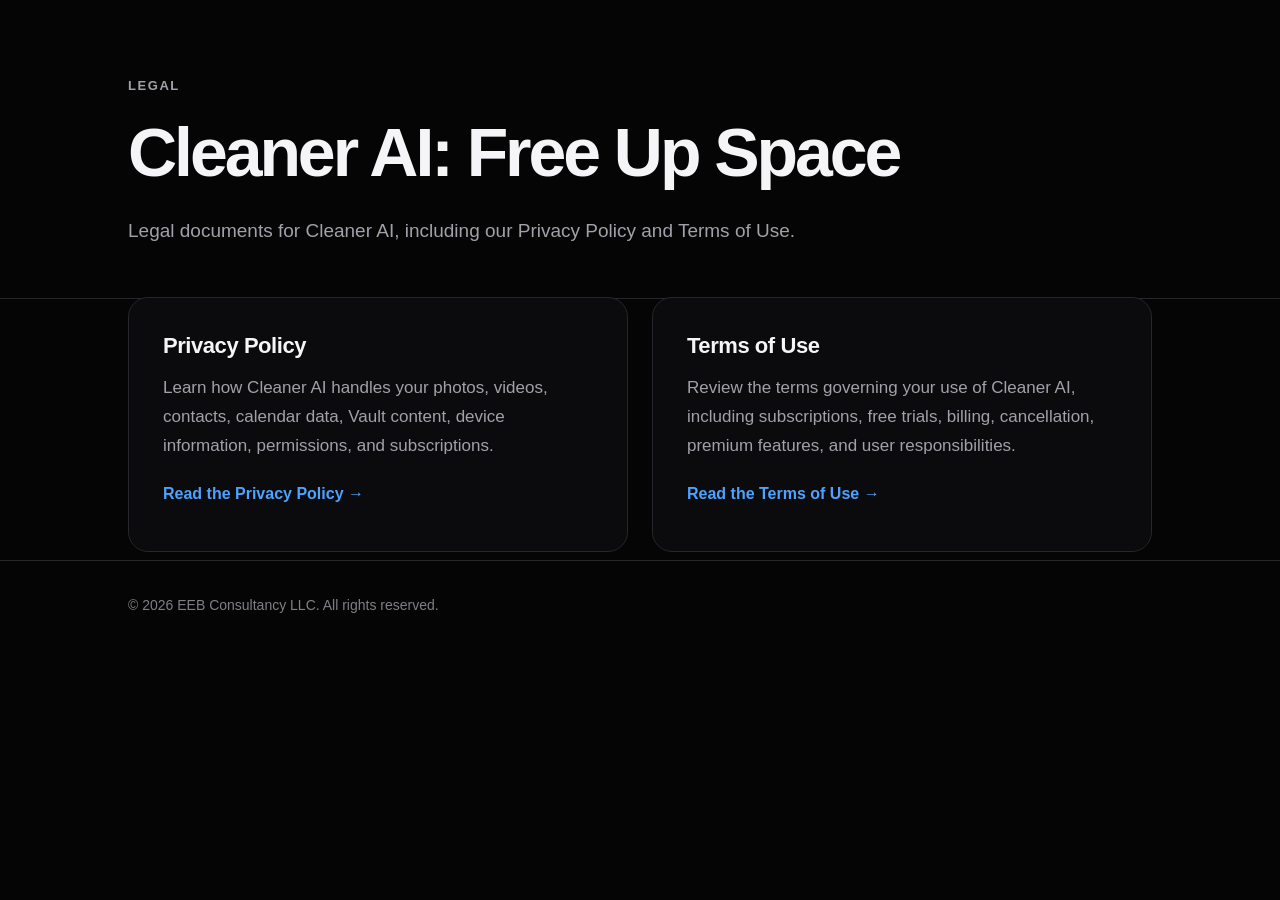
<file: index.html>
<!doctype html>
<html lang="en">
<head>
  <meta charset="utf-8">
  <meta name="viewport" content="width=device-width, initial-scale=1">
  <title>Cleaner AI: Free Up Space — Legal</title>
  <meta
    name="description"
    content="Privacy Policy and Terms of Use for Cleaner AI: Free Up Space."
  >
  <link rel="stylesheet" href="styles.css">
</head>

<body>

  <header class="hero">
    <div class="container">
      <p class="eyebrow">Legal</p>

      <h1>Cleaner AI: Free Up Space</h1>

      <p class="hero-copy">
        Legal documents for Cleaner AI, including our Privacy Policy
        and Terms of Use.
      </p>
    </div>
  </header>


  <main class="cards-section">
    <div class="container">

      <div class="cards">

        <a class="card" href="privacy.html">
          <h2>Privacy Policy</h2>

          <p>
            Learn how Cleaner AI handles your photos, videos, contacts,
            calendar data, Vault content, device information,
            permissions, and subscriptions.
          </p>

          <span class="card-link">
            Read the Privacy Policy →
          </span>
        </a>


        <a class="card" href="terms.html">
          <h2>Terms of Use</h2>

          <p>
            Review the terms governing your use of Cleaner AI,
            including subscriptions, free trials, billing,
            cancellation, premium features, and user responsibilities.
          </p>

          <span class="card-link">
            Read the Terms of Use →
          </span>
        </a>

      </div>

    </div>
  </main>


  <footer class="footer">
    <div class="container">
      <p>© 2026 EEB Consultancy LLC. All rights reserved.</p>
    </div>
  </footer>

</body>
</html>
</file>
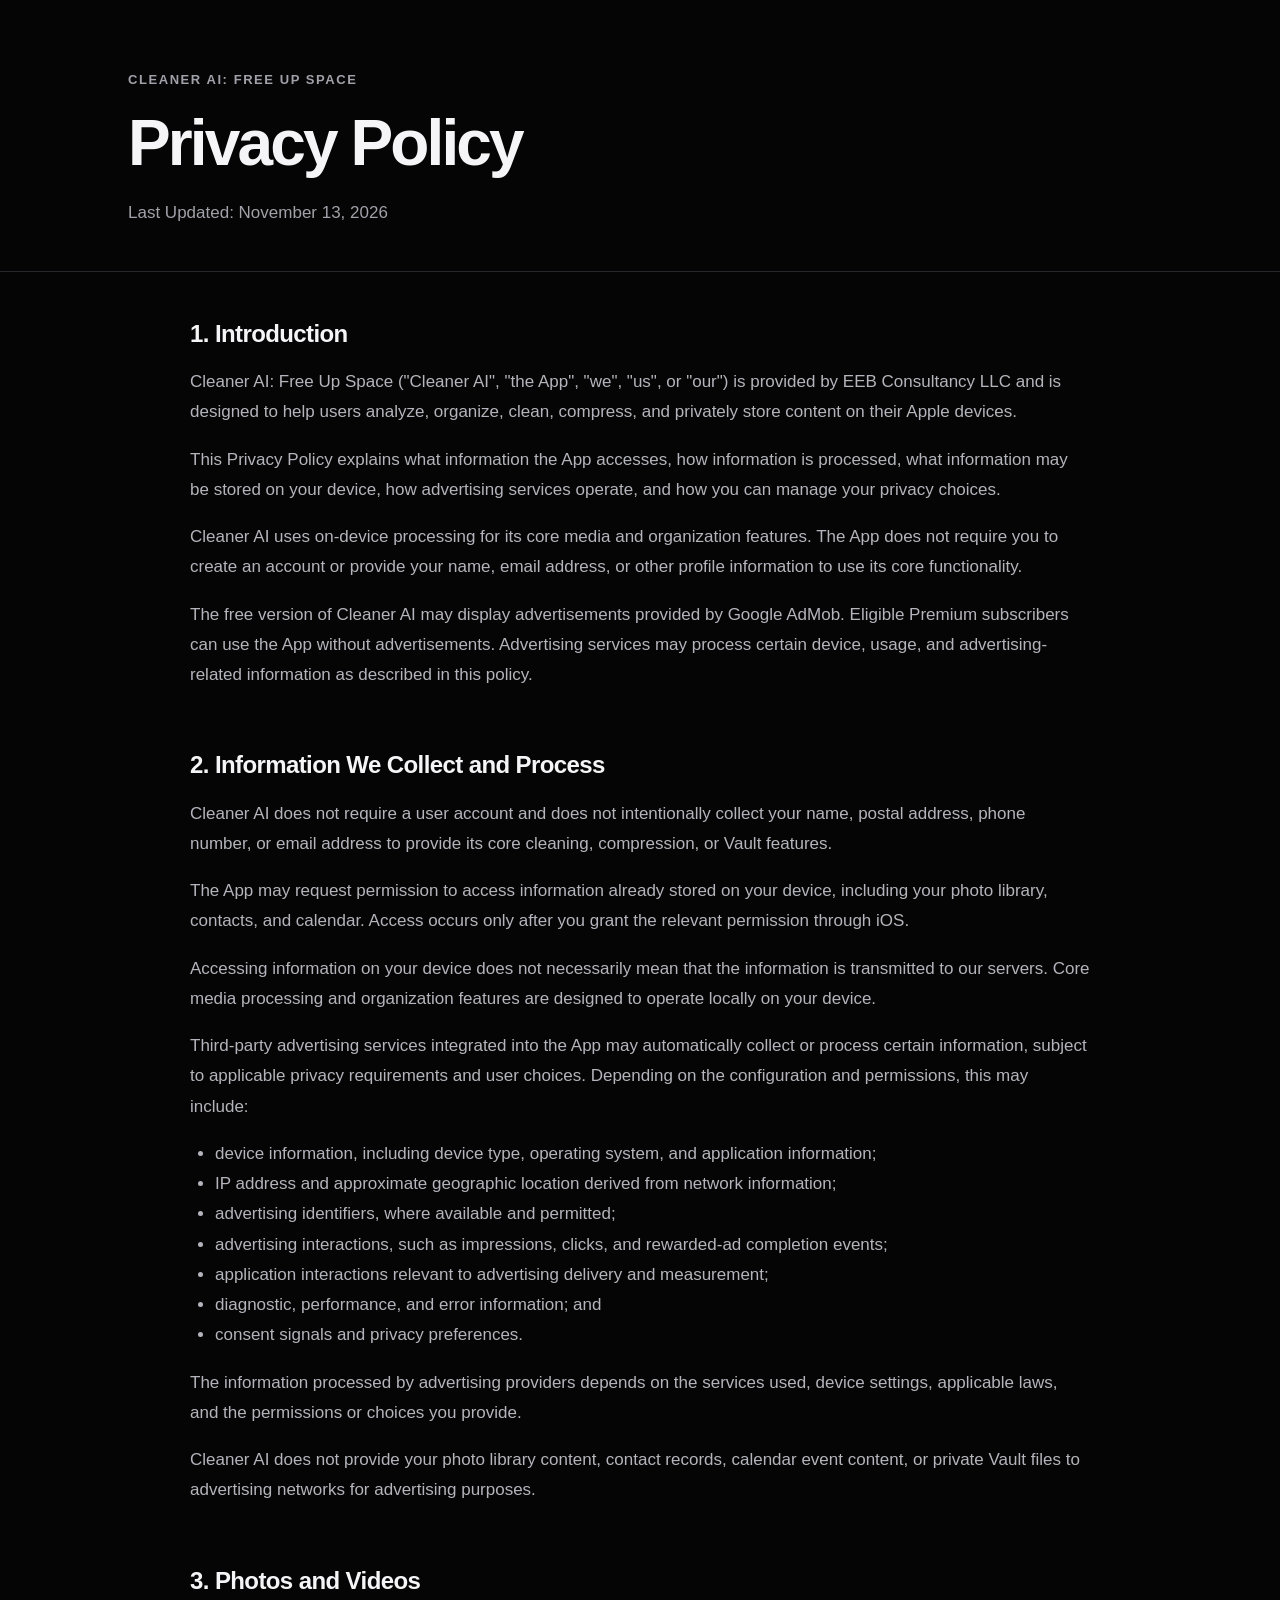
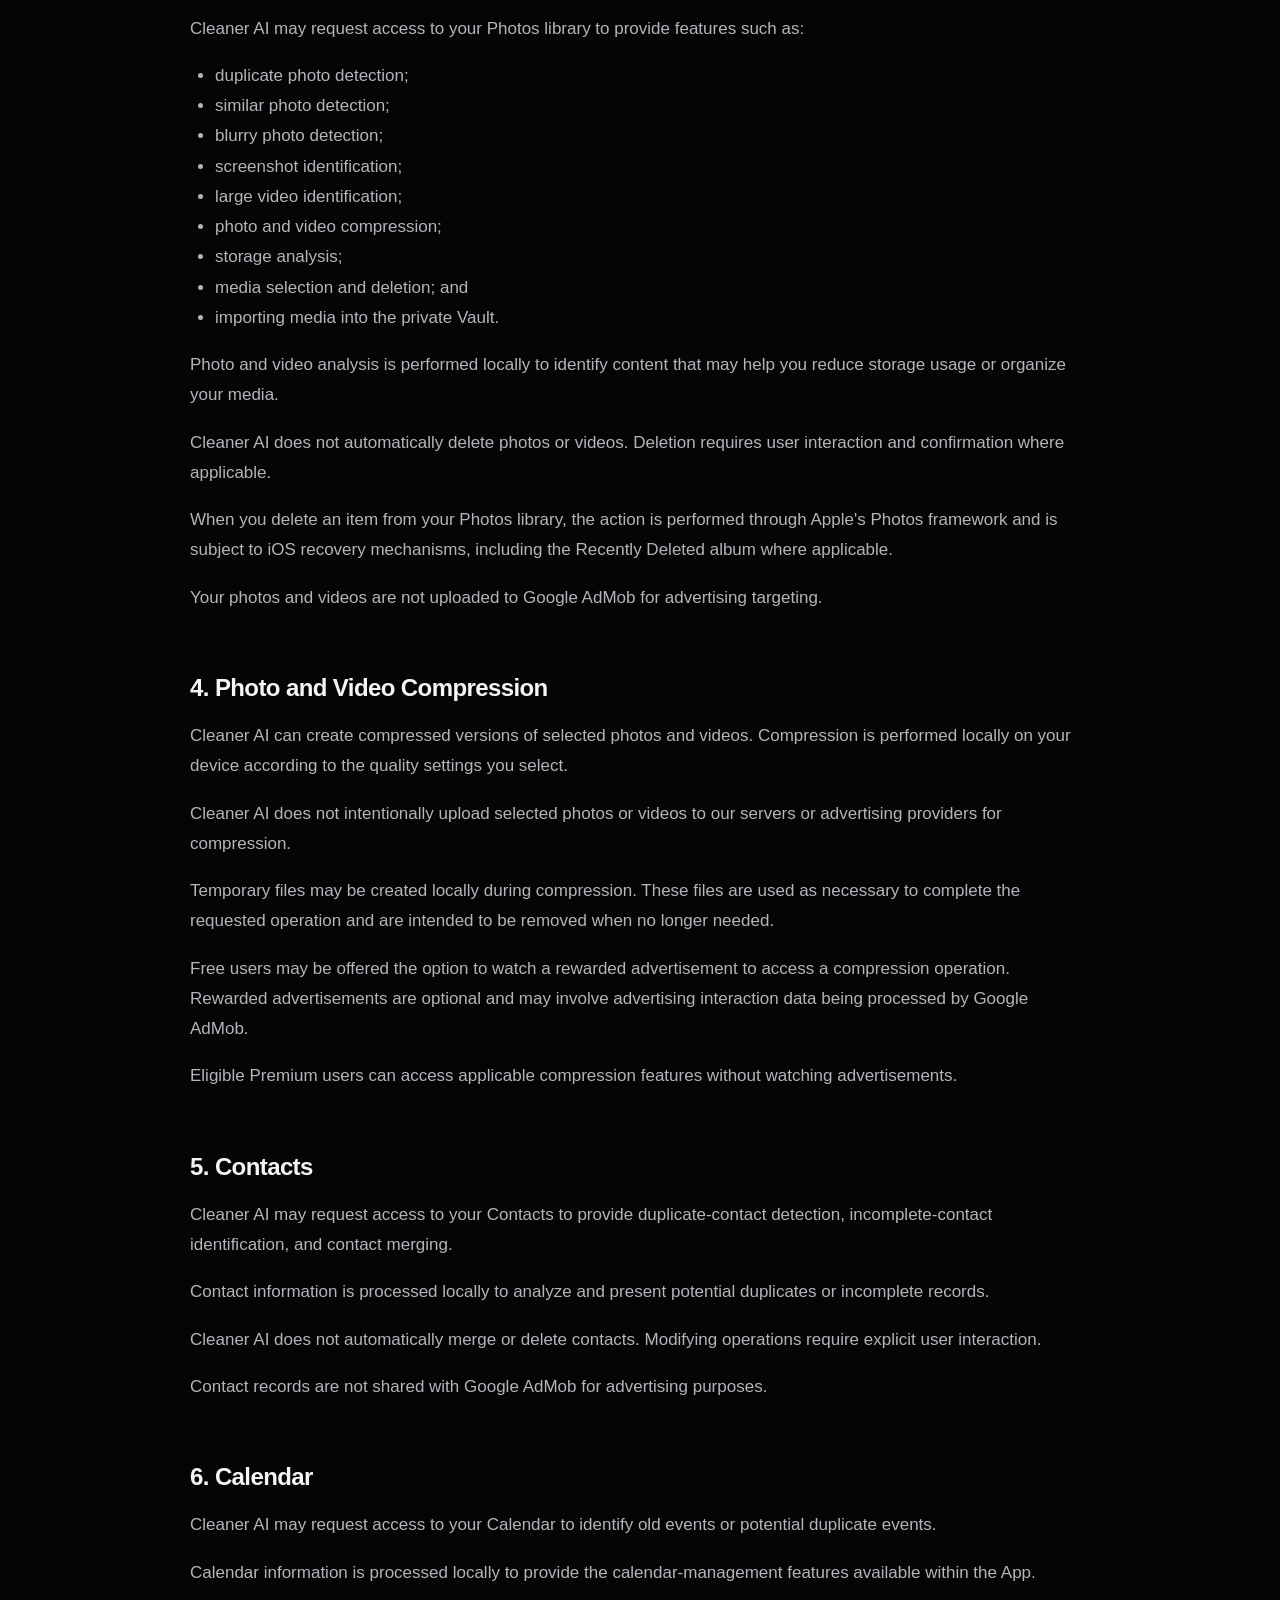
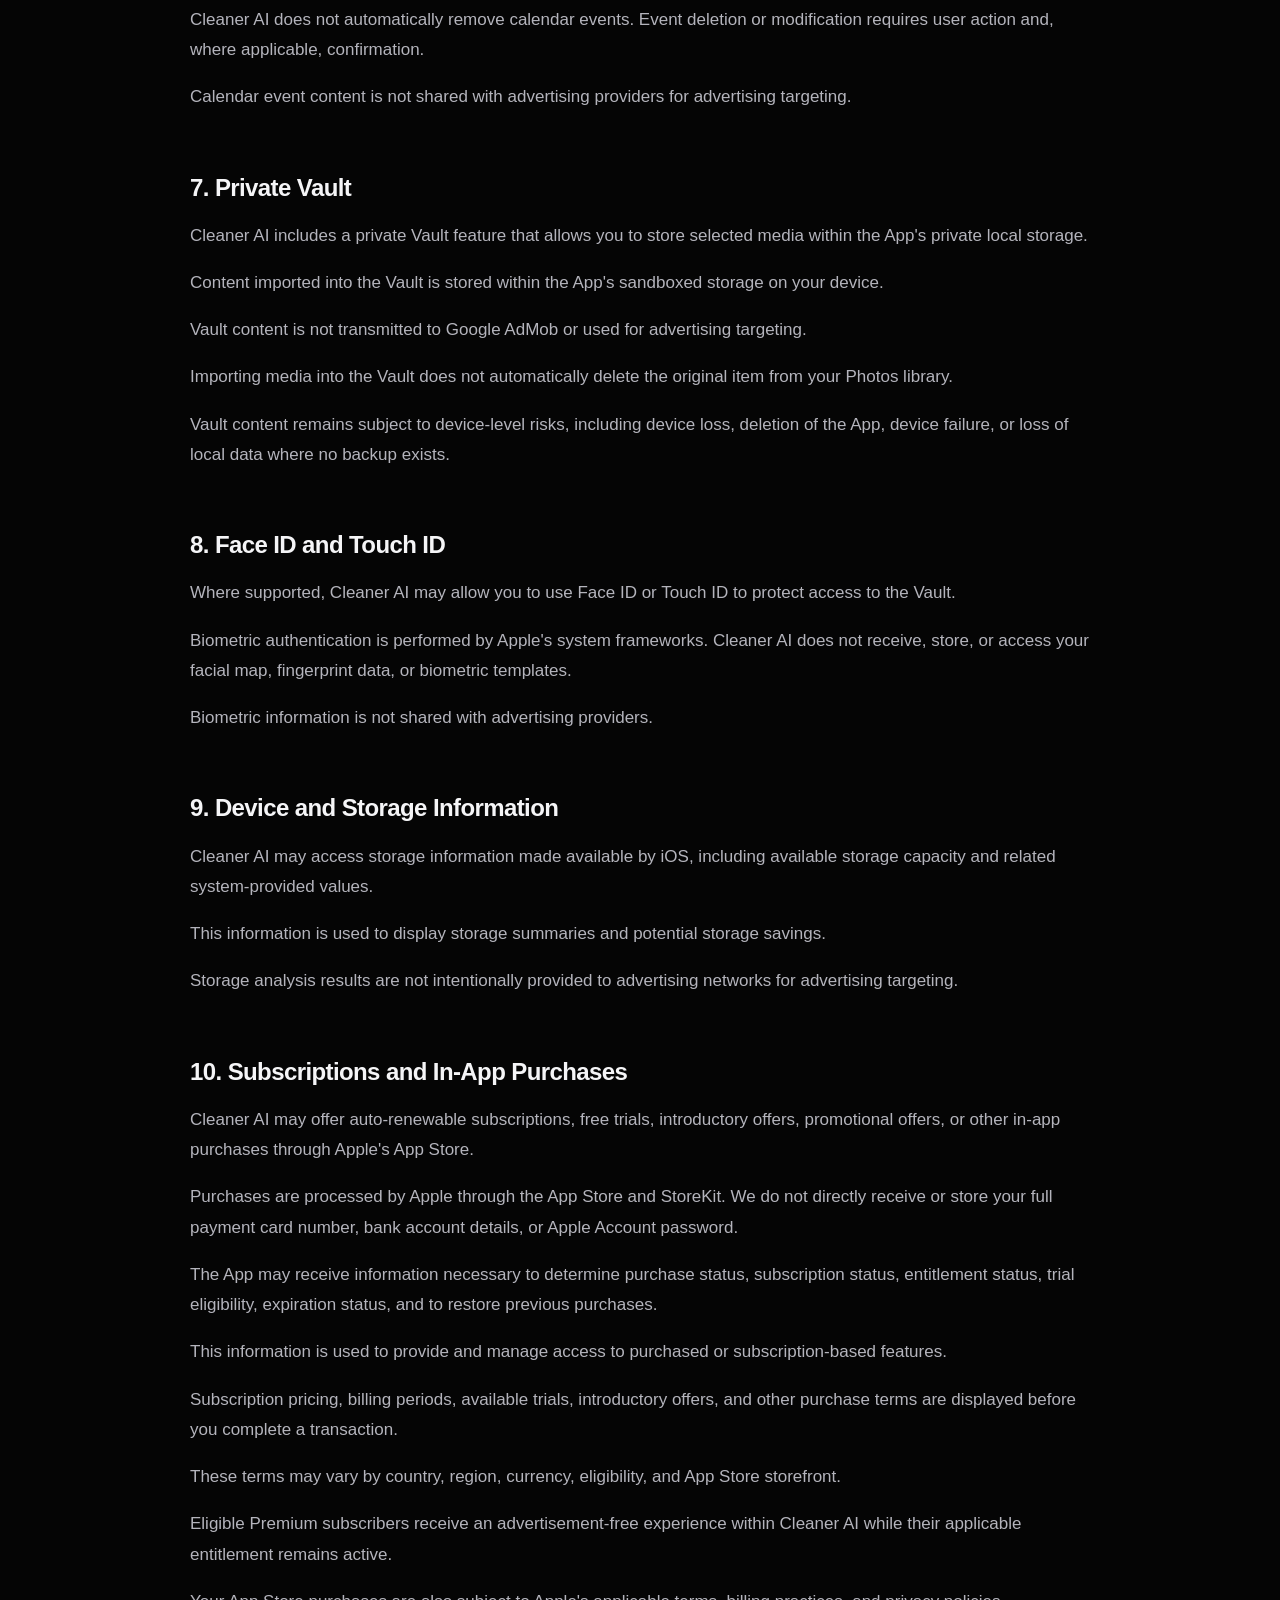
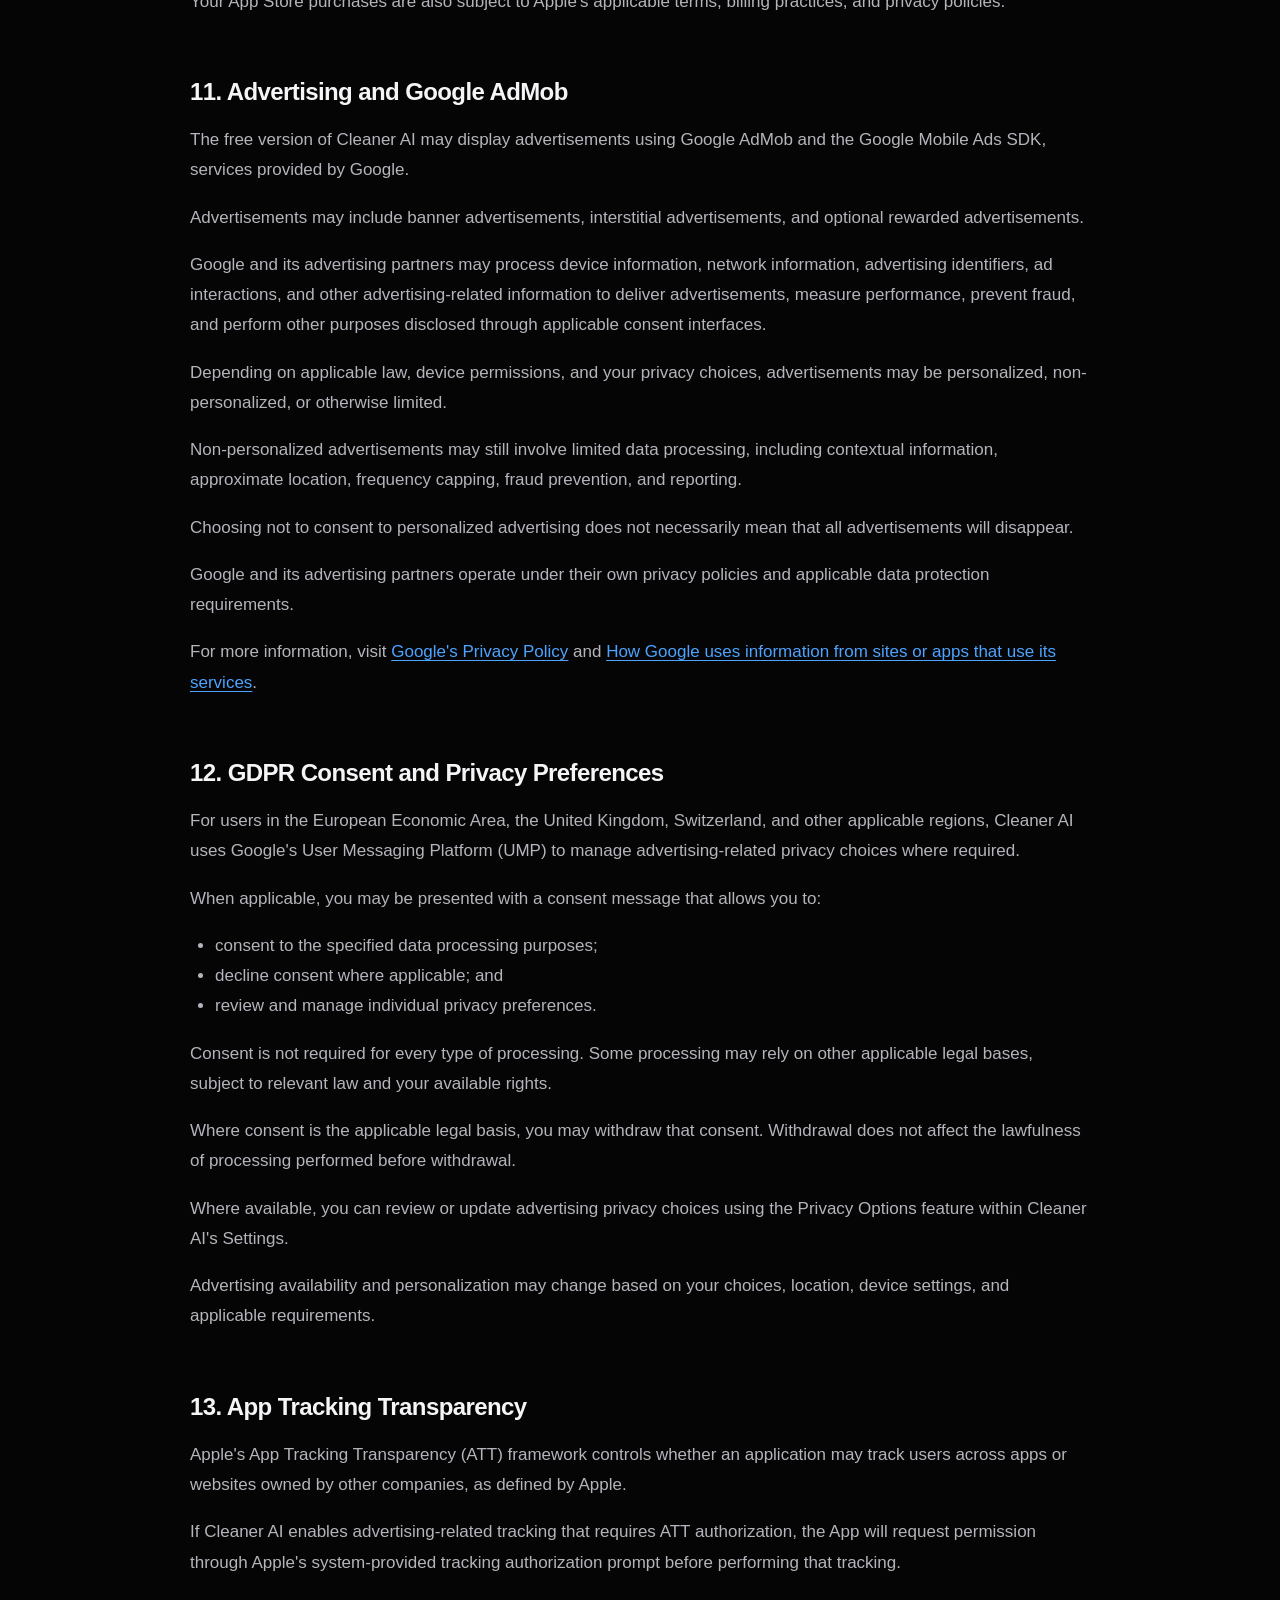
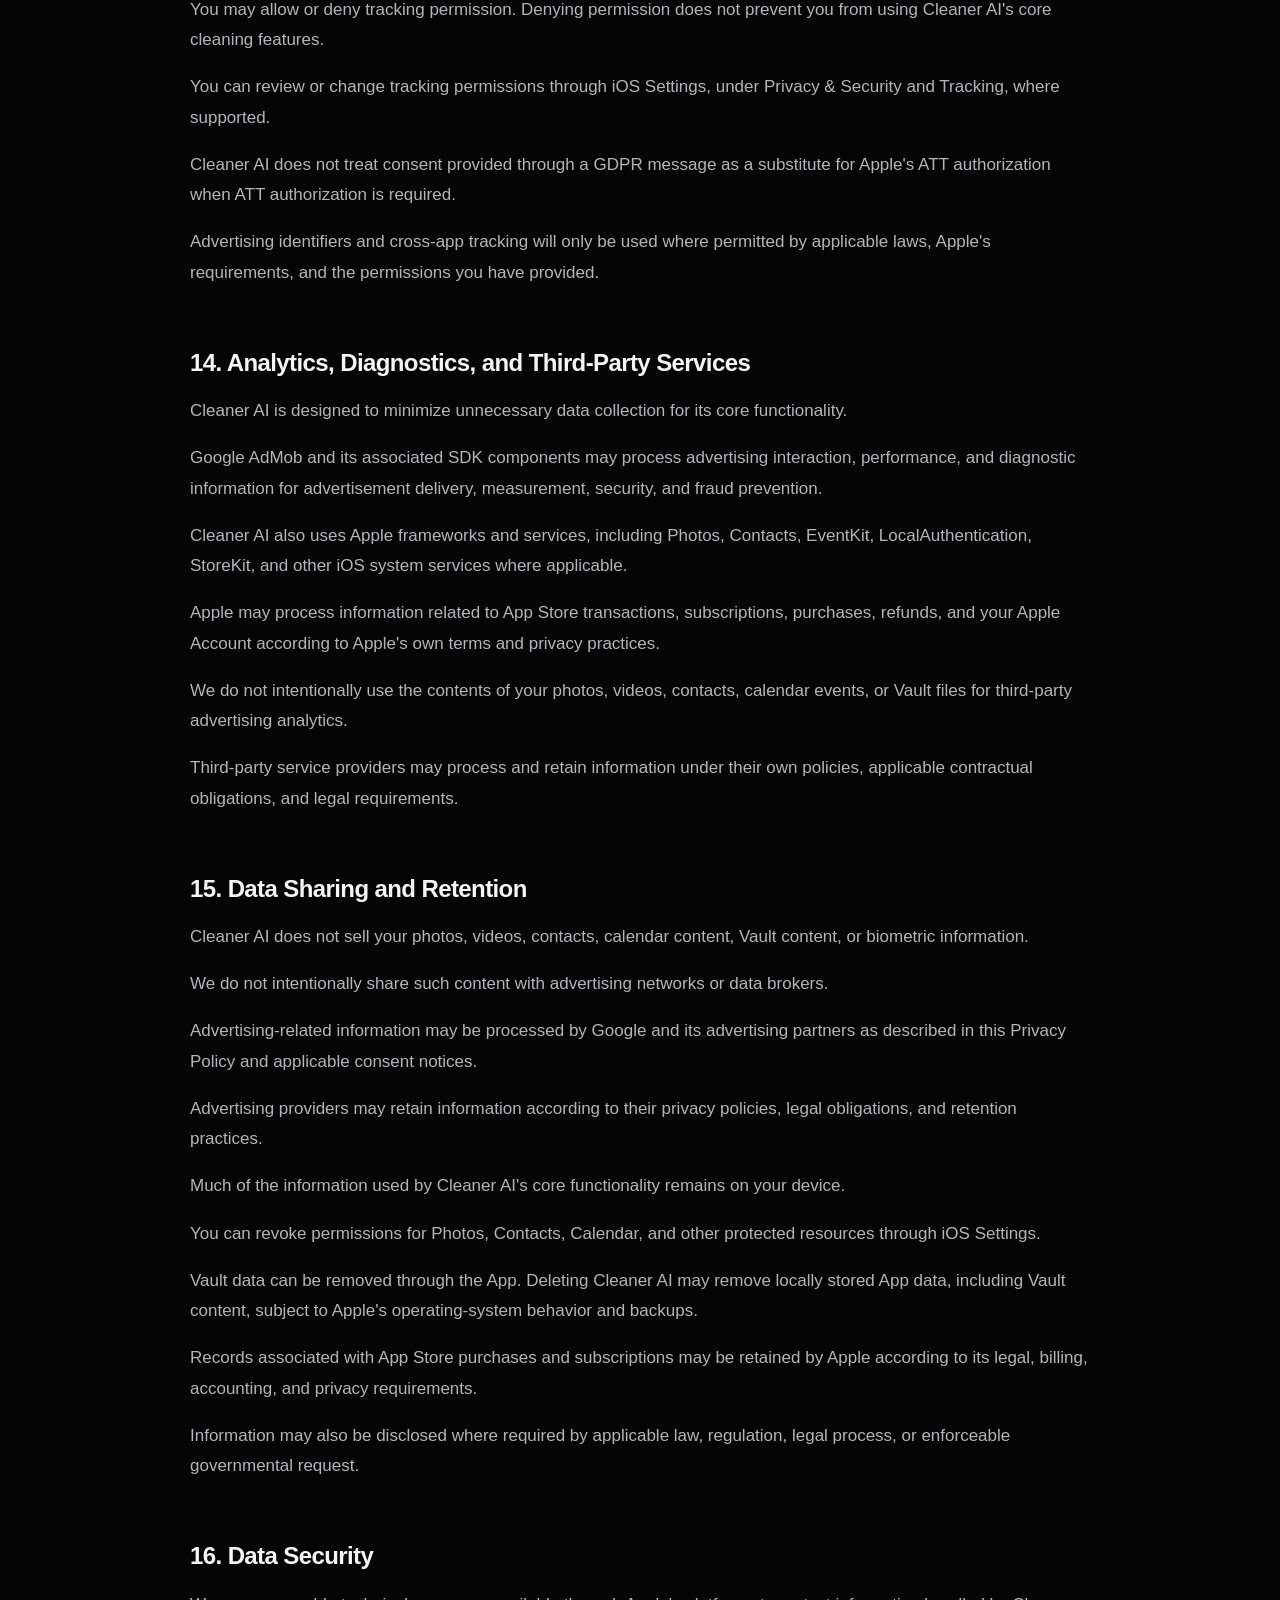
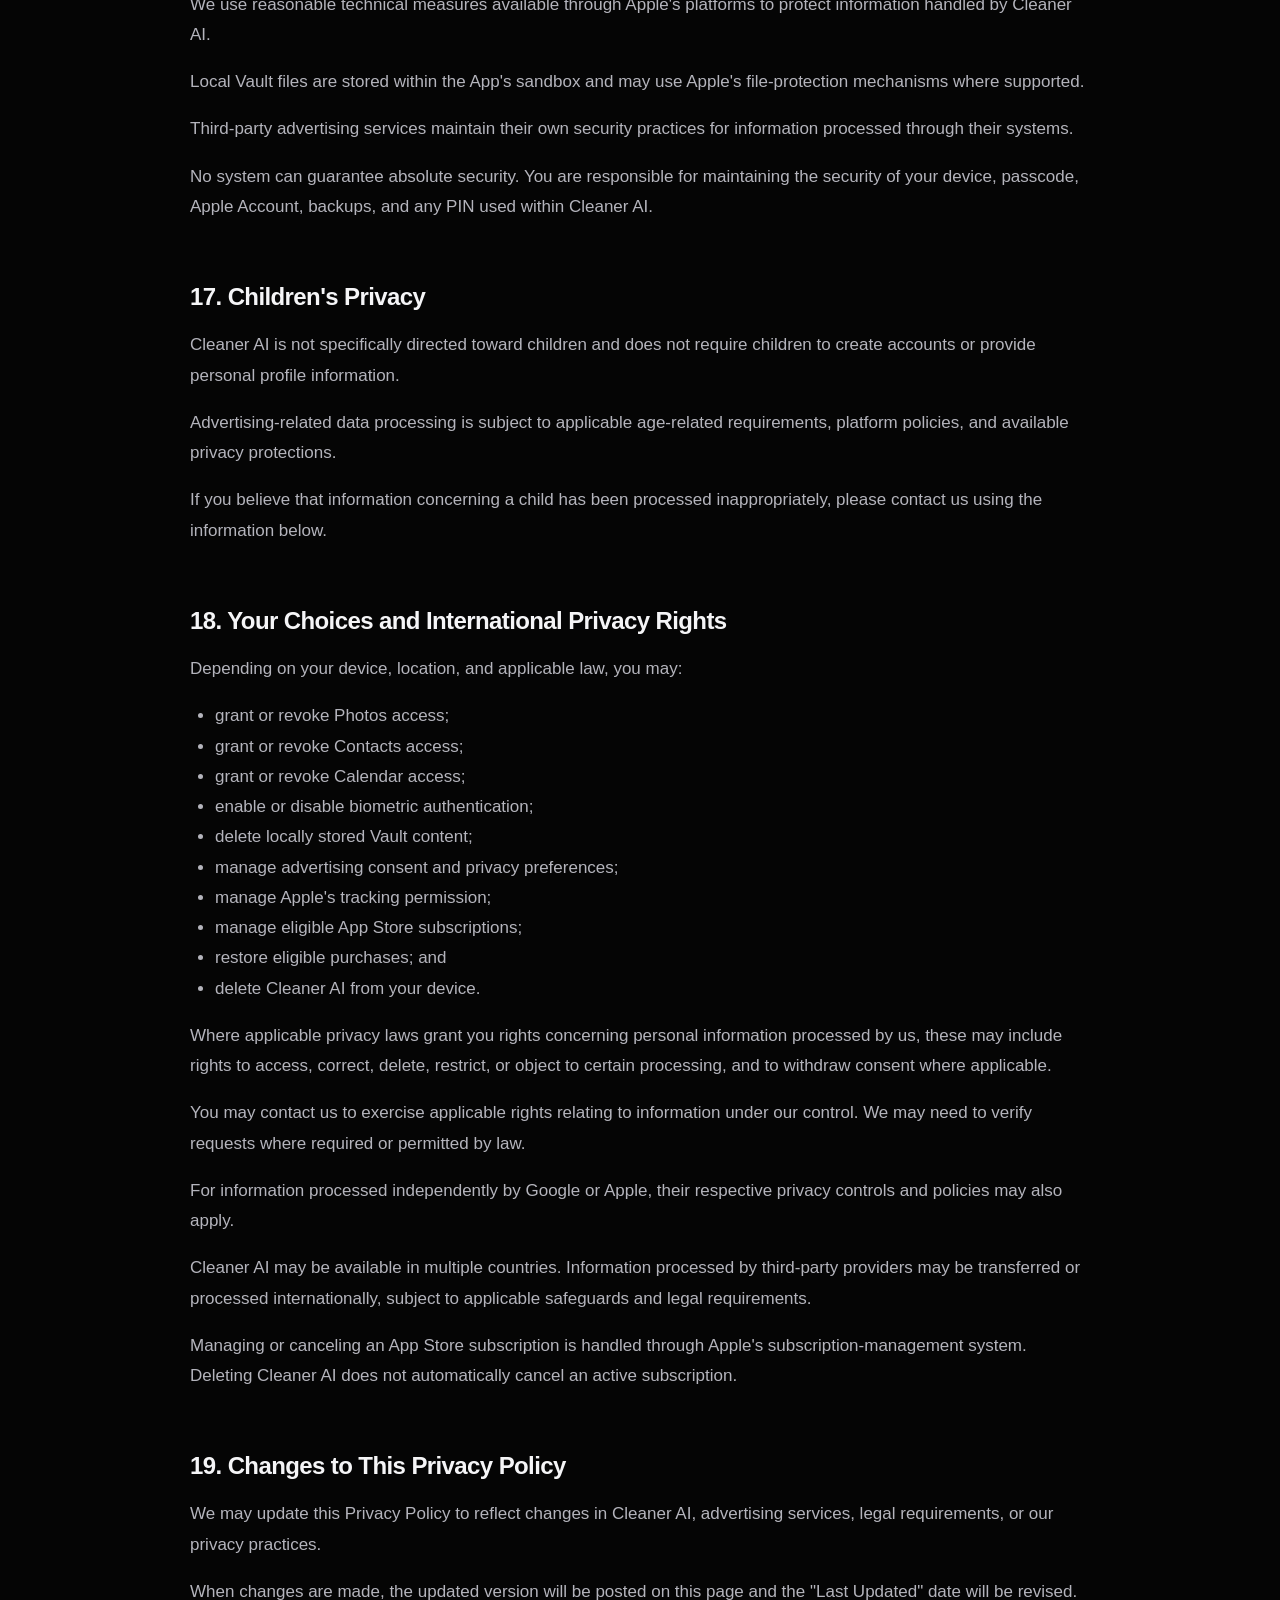
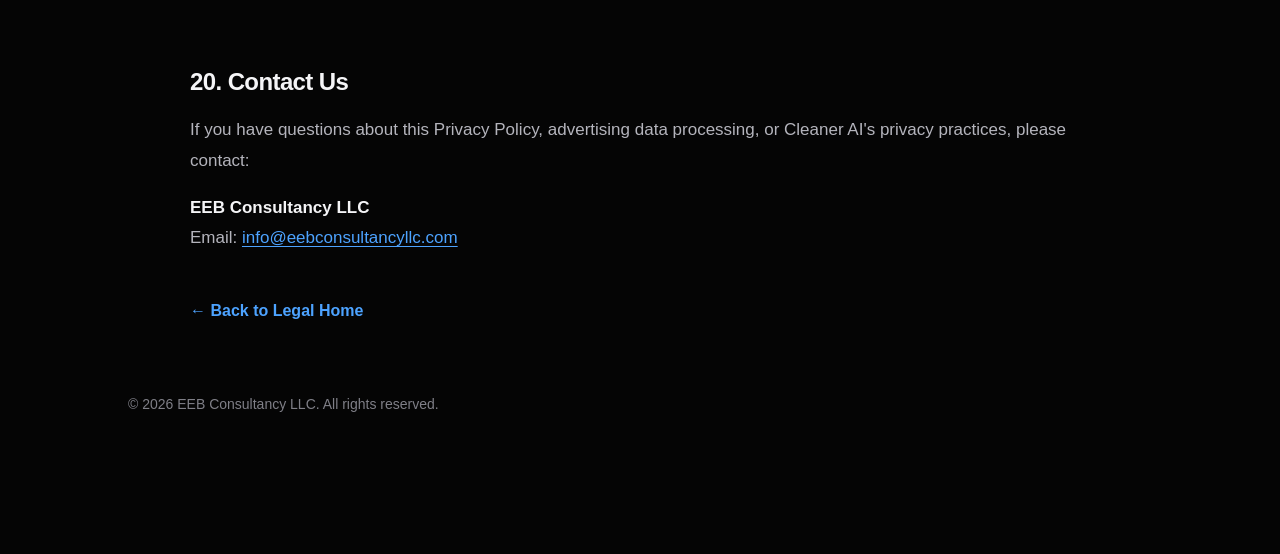
<file: privacy.html>
<!doctype html>
<html lang="en">
<head>
  <meta charset="utf-8">
  <meta name="viewport" content="width=device-width, initial-scale=1">
  <title>Privacy Policy — Cleaner AI: Free Up Space</title>
  <meta
    name="description"
    content="Privacy Policy for Cleaner AI: Free Up Space."
  >
  <link rel="stylesheet" href="styles.css">
</head>

<body class="legal-page">

  <header class="legal-header">
    <div class="container">
      <p class="eyebrow">Cleaner AI: Free Up Space</p>
      <h1>Privacy Policy</h1>
      <p class="updated">Last Updated: November 13, 2026</p>
    </div>
  </header>

  <main class="legal-content">

    <section>
      <h2>1. Introduction</h2>

      <p>
        Cleaner AI: Free Up Space ("Cleaner AI", "the App", "we", "us",
        or "our") is provided by EEB Consultancy LLC and is designed
        to help users analyze, organize, clean, compress, and privately
        store content on their Apple devices.
      </p>

      <p>
        This Privacy Policy explains what information the App accesses,
        how information is processed, what information may be stored on
        your device, how advertising services operate, and how you can
        manage your privacy choices.
      </p>

      <p>
        Cleaner AI uses on-device processing for its core media and
        organization features. The App does not require you to create
        an account or provide your name, email address, or other profile
        information to use its core functionality.
      </p>

      <p>
        The free version of Cleaner AI may display advertisements
        provided by Google AdMob. Eligible Premium subscribers can use
        the App without advertisements. Advertising services may process
        certain device, usage, and advertising-related information as
        described in this policy.
      </p>
    </section>


    <section>
      <h2>2. Information We Collect and Process</h2>

      <p>
        Cleaner AI does not require a user account and does not
        intentionally collect your name, postal address, phone number,
        or email address to provide its core cleaning, compression,
        or Vault features.
      </p>

      <p>
        The App may request permission to access information already
        stored on your device, including your photo library, contacts,
        and calendar. Access occurs only after you grant the relevant
        permission through iOS.
      </p>

      <p>
        Accessing information on your device does not necessarily mean
        that the information is transmitted to our servers. Core media
        processing and organization features are designed to operate
        locally on your device.
      </p>

      <p>
        Third-party advertising services integrated into the App may
        automatically collect or process certain information, subject
        to applicable privacy requirements and user choices.
        Depending on the configuration and permissions, this may include:
      </p>

      <ul>
        <li>
          device information, including device type, operating system,
          and application information;
        </li>
        <li>
          IP address and approximate geographic location derived
          from network information;
        </li>
        <li>
          advertising identifiers, where available and permitted;
        </li>
        <li>
          advertising interactions, such as impressions, clicks,
          and rewarded-ad completion events;
        </li>
        <li>
          application interactions relevant to advertising delivery
          and measurement;
        </li>
        <li>
          diagnostic, performance, and error information; and
        </li>
        <li>
          consent signals and privacy preferences.
        </li>
      </ul>

      <p>
        The information processed by advertising providers depends on
        the services used, device settings, applicable laws, and the
        permissions or choices you provide.
      </p>

      <p>
        Cleaner AI does not provide your photo library content,
        contact records, calendar event content, or private Vault
        files to advertising networks for advertising purposes.
      </p>
    </section>


    <section>
      <h2>3. Photos and Videos</h2>

      <p>
        Cleaner AI may request access to your Photos library to provide
        features such as:
      </p>

      <ul>
        <li>duplicate photo detection;</li>
        <li>similar photo detection;</li>
        <li>blurry photo detection;</li>
        <li>screenshot identification;</li>
        <li>large video identification;</li>
        <li>photo and video compression;</li>
        <li>storage analysis;</li>
        <li>media selection and deletion; and</li>
        <li>importing media into the private Vault.</li>
      </ul>

      <p>
        Photo and video analysis is performed locally to identify
        content that may help you reduce storage usage or organize
        your media.
      </p>

      <p>
        Cleaner AI does not automatically delete photos or videos.
        Deletion requires user interaction and confirmation where
        applicable.
      </p>

      <p>
        When you delete an item from your Photos library, the action
        is performed through Apple's Photos framework and is subject
        to iOS recovery mechanisms, including the Recently Deleted
        album where applicable.
      </p>

      <p>
        Your photos and videos are not uploaded to Google AdMob for
        advertising targeting.
      </p>
    </section>


    <section>
      <h2>4. Photo and Video Compression</h2>

      <p>
        Cleaner AI can create compressed versions of selected photos
        and videos. Compression is performed locally on your device
        according to the quality settings you select.
      </p>

      <p>
        Cleaner AI does not intentionally upload selected photos or
        videos to our servers or advertising providers for compression.
      </p>

      <p>
        Temporary files may be created locally during compression.
        These files are used as necessary to complete the requested
        operation and are intended to be removed when no longer needed.
      </p>

      <p>
        Free users may be offered the option to watch a rewarded
        advertisement to access a compression operation. Rewarded
        advertisements are optional and may involve advertising
        interaction data being processed by Google AdMob.
      </p>

      <p>
        Eligible Premium users can access applicable compression
        features without watching advertisements.
      </p>
    </section>


    <section>
      <h2>5. Contacts</h2>

      <p>
        Cleaner AI may request access to your Contacts to provide
        duplicate-contact detection, incomplete-contact identification,
        and contact merging.
      </p>

      <p>
        Contact information is processed locally to analyze and
        present potential duplicates or incomplete records.
      </p>

      <p>
        Cleaner AI does not automatically merge or delete contacts.
        Modifying operations require explicit user interaction.
      </p>

      <p>
        Contact records are not shared with Google AdMob for
        advertising purposes.
      </p>
    </section>


    <section>
      <h2>6. Calendar</h2>

      <p>
        Cleaner AI may request access to your Calendar to identify
        old events or potential duplicate events.
      </p>

      <p>
        Calendar information is processed locally to provide the
        calendar-management features available within the App.
      </p>

      <p>
        Cleaner AI does not automatically remove calendar events.
        Event deletion or modification requires user action and,
        where applicable, confirmation.
      </p>

      <p>
        Calendar event content is not shared with advertising
        providers for advertising targeting.
      </p>
    </section>


    <section>
      <h2>7. Private Vault</h2>

      <p>
        Cleaner AI includes a private Vault feature that allows
        you to store selected media within the App's private
        local storage.
      </p>

      <p>
        Content imported into the Vault is stored within the
        App's sandboxed storage on your device.
      </p>

      <p>
        Vault content is not transmitted to Google AdMob or used
        for advertising targeting.
      </p>

      <p>
        Importing media into the Vault does not automatically
        delete the original item from your Photos library.
      </p>

      <p>
        Vault content remains subject to device-level risks,
        including device loss, deletion of the App, device
        failure, or loss of local data where no backup exists.
      </p>
    </section>


    <section>
      <h2>8. Face ID and Touch ID</h2>

      <p>
        Where supported, Cleaner AI may allow you to use Face ID
        or Touch ID to protect access to the Vault.
      </p>

      <p>
        Biometric authentication is performed by Apple's system
        frameworks. Cleaner AI does not receive, store, or access
        your facial map, fingerprint data, or biometric templates.
      </p>

      <p>
        Biometric information is not shared with advertising
        providers.
      </p>
    </section>


    <section>
      <h2>9. Device and Storage Information</h2>

      <p>
        Cleaner AI may access storage information made available
        by iOS, including available storage capacity and related
        system-provided values.
      </p>

      <p>
        This information is used to display storage summaries
        and potential storage savings.
      </p>

      <p>
        Storage analysis results are not intentionally provided
        to advertising networks for advertising targeting.
      </p>
    </section>


    <section>
      <h2>10. Subscriptions and In-App Purchases</h2>

      <p>
        Cleaner AI may offer auto-renewable subscriptions,
        free trials, introductory offers, promotional offers,
        or other in-app purchases through Apple's App Store.
      </p>

      <p>
        Purchases are processed by Apple through the App Store
        and StoreKit. We do not directly receive or store your
        full payment card number, bank account details, or
        Apple Account password.
      </p>

      <p>
        The App may receive information necessary to determine
        purchase status, subscription status, entitlement status,
        trial eligibility, expiration status, and to restore
        previous purchases.
      </p>

      <p>
        This information is used to provide and manage access
        to purchased or subscription-based features.
      </p>

      <p>
        Subscription pricing, billing periods, available trials,
        introductory offers, and other purchase terms are
        displayed before you complete a transaction.
      </p>

      <p>
        These terms may vary by country, region, currency,
        eligibility, and App Store storefront.
      </p>

      <p>
        Eligible Premium subscribers receive an advertisement-free
        experience within Cleaner AI while their applicable
        entitlement remains active.
      </p>

      <p>
        Your App Store purchases are also subject to Apple's
        applicable terms, billing practices, and privacy policies.
      </p>
    </section>


    <section>
      <h2>11. Advertising and Google AdMob</h2>

      <p>
        The free version of Cleaner AI may display advertisements
        using Google AdMob and the Google Mobile Ads SDK, services
        provided by Google.
      </p>

      <p>
        Advertisements may include banner advertisements,
        interstitial advertisements, and optional rewarded
        advertisements.
      </p>

      <p>
        Google and its advertising partners may process device
        information, network information, advertising identifiers,
        ad interactions, and other advertising-related information
        to deliver advertisements, measure performance, prevent
        fraud, and perform other purposes disclosed through
        applicable consent interfaces.
      </p>

      <p>
        Depending on applicable law, device permissions, and
        your privacy choices, advertisements may be personalized,
        non-personalized, or otherwise limited.
      </p>

      <p>
        Non-personalized advertisements may still involve limited
        data processing, including contextual information,
        approximate location, frequency capping, fraud prevention,
        and reporting.
      </p>

      <p>
        Choosing not to consent to personalized advertising
        does not necessarily mean that all advertisements
        will disappear.
      </p>

      <p>
        Google and its advertising partners operate under their
        own privacy policies and applicable data protection
        requirements.
      </p>

      <p>
        For more information, visit
        <a
          class="inline-link"
          href="https://policies.google.com/privacy"
          target="_blank"
          rel="noopener noreferrer"
        >Google's Privacy Policy</a>
        and
        <a
          class="inline-link"
          href="https://policies.google.com/technologies/partner-sites"
          target="_blank"
          rel="noopener noreferrer"
        >How Google uses information from sites or apps that use its services</a>.
      </p>
    </section>


    <section>
      <h2>12. GDPR Consent and Privacy Preferences</h2>

      <p>
        For users in the European Economic Area, the United
        Kingdom, Switzerland, and other applicable regions,
        Cleaner AI uses Google's User Messaging Platform
        (UMP) to manage advertising-related privacy choices
        where required.
      </p>

      <p>
        When applicable, you may be presented with a consent
        message that allows you to:
      </p>

      <ul>
        <li>consent to the specified data processing purposes;</li>
        <li>decline consent where applicable; and</li>
        <li>review and manage individual privacy preferences.</li>
      </ul>

      <p>
        Consent is not required for every type of processing.
        Some processing may rely on other applicable legal bases,
        subject to relevant law and your available rights.
      </p>

      <p>
        Where consent is the applicable legal basis, you may
        withdraw that consent. Withdrawal does not affect the
        lawfulness of processing performed before withdrawal.
      </p>

      <p>
        Where available, you can review or update advertising
        privacy choices using the Privacy Options feature
        within Cleaner AI's Settings.
      </p>

      <p>
        Advertising availability and personalization may
        change based on your choices, location, device
        settings, and applicable requirements.
      </p>
    </section>


    <section>
      <h2>13. App Tracking Transparency</h2>

      <p>
        Apple's App Tracking Transparency (ATT) framework
        controls whether an application may track users
        across apps or websites owned by other companies,
        as defined by Apple.
      </p>

      <p>
        If Cleaner AI enables advertising-related tracking
        that requires ATT authorization, the App will request
        permission through Apple's system-provided tracking
        authorization prompt before performing that tracking.
      </p>

      <p>
        You may allow or deny tracking permission.
        Denying permission does not prevent you from using
        Cleaner AI's core cleaning features.
      </p>

      <p>
        You can review or change tracking permissions
        through iOS Settings, under Privacy &amp; Security
        and Tracking, where supported.
      </p>

      <p>
        Cleaner AI does not treat consent provided through
        a GDPR message as a substitute for Apple's ATT
        authorization when ATT authorization is required.
      </p>

      <p>
        Advertising identifiers and cross-app tracking
        will only be used where permitted by applicable
        laws, Apple's requirements, and the permissions
        you have provided.
      </p>
    </section>


    <section>
      <h2>14. Analytics, Diagnostics, and Third-Party Services</h2>

      <p>
        Cleaner AI is designed to minimize unnecessary
        data collection for its core functionality.
      </p>

      <p>
        Google AdMob and its associated SDK components
        may process advertising interaction, performance,
        and diagnostic information for advertisement
        delivery, measurement, security, and fraud prevention.
      </p>

      <p>
        Cleaner AI also uses Apple frameworks and services,
        including Photos, Contacts, EventKit,
        LocalAuthentication, StoreKit, and other iOS
        system services where applicable.
      </p>

      <p>
        Apple may process information related to App Store
        transactions, subscriptions, purchases, refunds,
        and your Apple Account according to Apple's own
        terms and privacy practices.
      </p>

      <p>
        We do not intentionally use the contents of your
        photos, videos, contacts, calendar events, or
        Vault files for third-party advertising analytics.
      </p>

      <p>
        Third-party service providers may process and retain
        information under their own policies, applicable
        contractual obligations, and legal requirements.
      </p>
    </section>


    <section>
      <h2>15. Data Sharing and Retention</h2>

      <p>
        Cleaner AI does not sell your photos, videos,
        contacts, calendar content, Vault content,
        or biometric information.
      </p>

      <p>
        We do not intentionally share such content with
        advertising networks or data brokers.
      </p>

      <p>
        Advertising-related information may be processed
        by Google and its advertising partners as
        described in this Privacy Policy and applicable
        consent notices.
      </p>

      <p>
        Advertising providers may retain information
        according to their privacy policies, legal
        obligations, and retention practices.
      </p>

      <p>
        Much of the information used by Cleaner AI's
        core functionality remains on your device.
      </p>

      <p>
        You can revoke permissions for Photos, Contacts,
        Calendar, and other protected resources through
        iOS Settings.
      </p>

      <p>
        Vault data can be removed through the App.
        Deleting Cleaner AI may remove locally stored
        App data, including Vault content, subject to
        Apple's operating-system behavior and backups.
      </p>

      <p>
        Records associated with App Store purchases
        and subscriptions may be retained by Apple
        according to its legal, billing, accounting,
        and privacy requirements.
      </p>

      <p>
        Information may also be disclosed where required
        by applicable law, regulation, legal process,
        or enforceable governmental request.
      </p>
    </section>


    <section>
      <h2>16. Data Security</h2>

      <p>
        We use reasonable technical measures available
        through Apple's platforms to protect information
        handled by Cleaner AI.
      </p>

      <p>
        Local Vault files are stored within the App's
        sandbox and may use Apple's file-protection
        mechanisms where supported.
      </p>

      <p>
        Third-party advertising services maintain their
        own security practices for information processed
        through their systems.
      </p>

      <p>
        No system can guarantee absolute security.
        You are responsible for maintaining the security
        of your device, passcode, Apple Account, backups,
        and any PIN used within Cleaner AI.
      </p>
    </section>


    <section>
      <h2>17. Children's Privacy</h2>

      <p>
        Cleaner AI is not specifically directed toward
        children and does not require children to create
        accounts or provide personal profile information.
      </p>

      <p>
        Advertising-related data processing is subject
        to applicable age-related requirements, platform
        policies, and available privacy protections.
      </p>

      <p>
        If you believe that information concerning a
        child has been processed inappropriately,
        please contact us using the information below.
      </p>
    </section>


    <section>
      <h2>18. Your Choices and International Privacy Rights</h2>

      <p>
        Depending on your device, location, and applicable
        law, you may:
      </p>

      <ul>
        <li>grant or revoke Photos access;</li>
        <li>grant or revoke Contacts access;</li>
        <li>grant or revoke Calendar access;</li>
        <li>enable or disable biometric authentication;</li>
        <li>delete locally stored Vault content;</li>
        <li>manage advertising consent and privacy preferences;</li>
        <li>manage Apple's tracking permission;</li>
        <li>manage eligible App Store subscriptions;</li>
        <li>restore eligible purchases; and</li>
        <li>delete Cleaner AI from your device.</li>
      </ul>

      <p>
        Where applicable privacy laws grant you rights
        concerning personal information processed by us,
        these may include rights to access, correct,
        delete, restrict, or object to certain processing,
        and to withdraw consent where applicable.
      </p>

      <p>
        You may contact us to exercise applicable rights
        relating to information under our control.
        We may need to verify requests where required
        or permitted by law.
      </p>

      <p>
        For information processed independently by Google
        or Apple, their respective privacy controls and
        policies may also apply.
      </p>

      <p>
        Cleaner AI may be available in multiple countries.
        Information processed by third-party providers
        may be transferred or processed internationally,
        subject to applicable safeguards and legal
        requirements.
      </p>

      <p>
        Managing or canceling an App Store subscription
        is handled through Apple's subscription-management
        system. Deleting Cleaner AI does not automatically
        cancel an active subscription.
      </p>
    </section>


    <section>
      <h2>19. Changes to This Privacy Policy</h2>

      <p>
        We may update this Privacy Policy to reflect
        changes in Cleaner AI, advertising services,
        legal requirements, or our privacy practices.
      </p>

      <p>
        When changes are made, the updated version will
        be posted on this page and the "Last Updated"
        date will be revised.
      </p>
    </section>


    <section>
      <h2>20. Contact Us</h2>

      <p>
        If you have questions about this Privacy Policy,
        advertising data processing, or Cleaner AI's
        privacy practices, please contact:
      </p>

      <p>
        <strong>EEB Consultancy LLC</strong><br>
        Email:
        <a
          class="inline-link"
          href="mailto:info@eebconsultancyllc.com"
        >info@eebconsultancyllc.com</a>
      </p>
    </section>


    <a class="back-link" href="index.html">← Back to Legal Home</a>

  </main>


  <footer class="footer">
    <div class="container">
      <p>© 2026 EEB Consultancy LLC. All rights reserved.</p>
    </div>
  </footer>

</body>
</html>
</file>
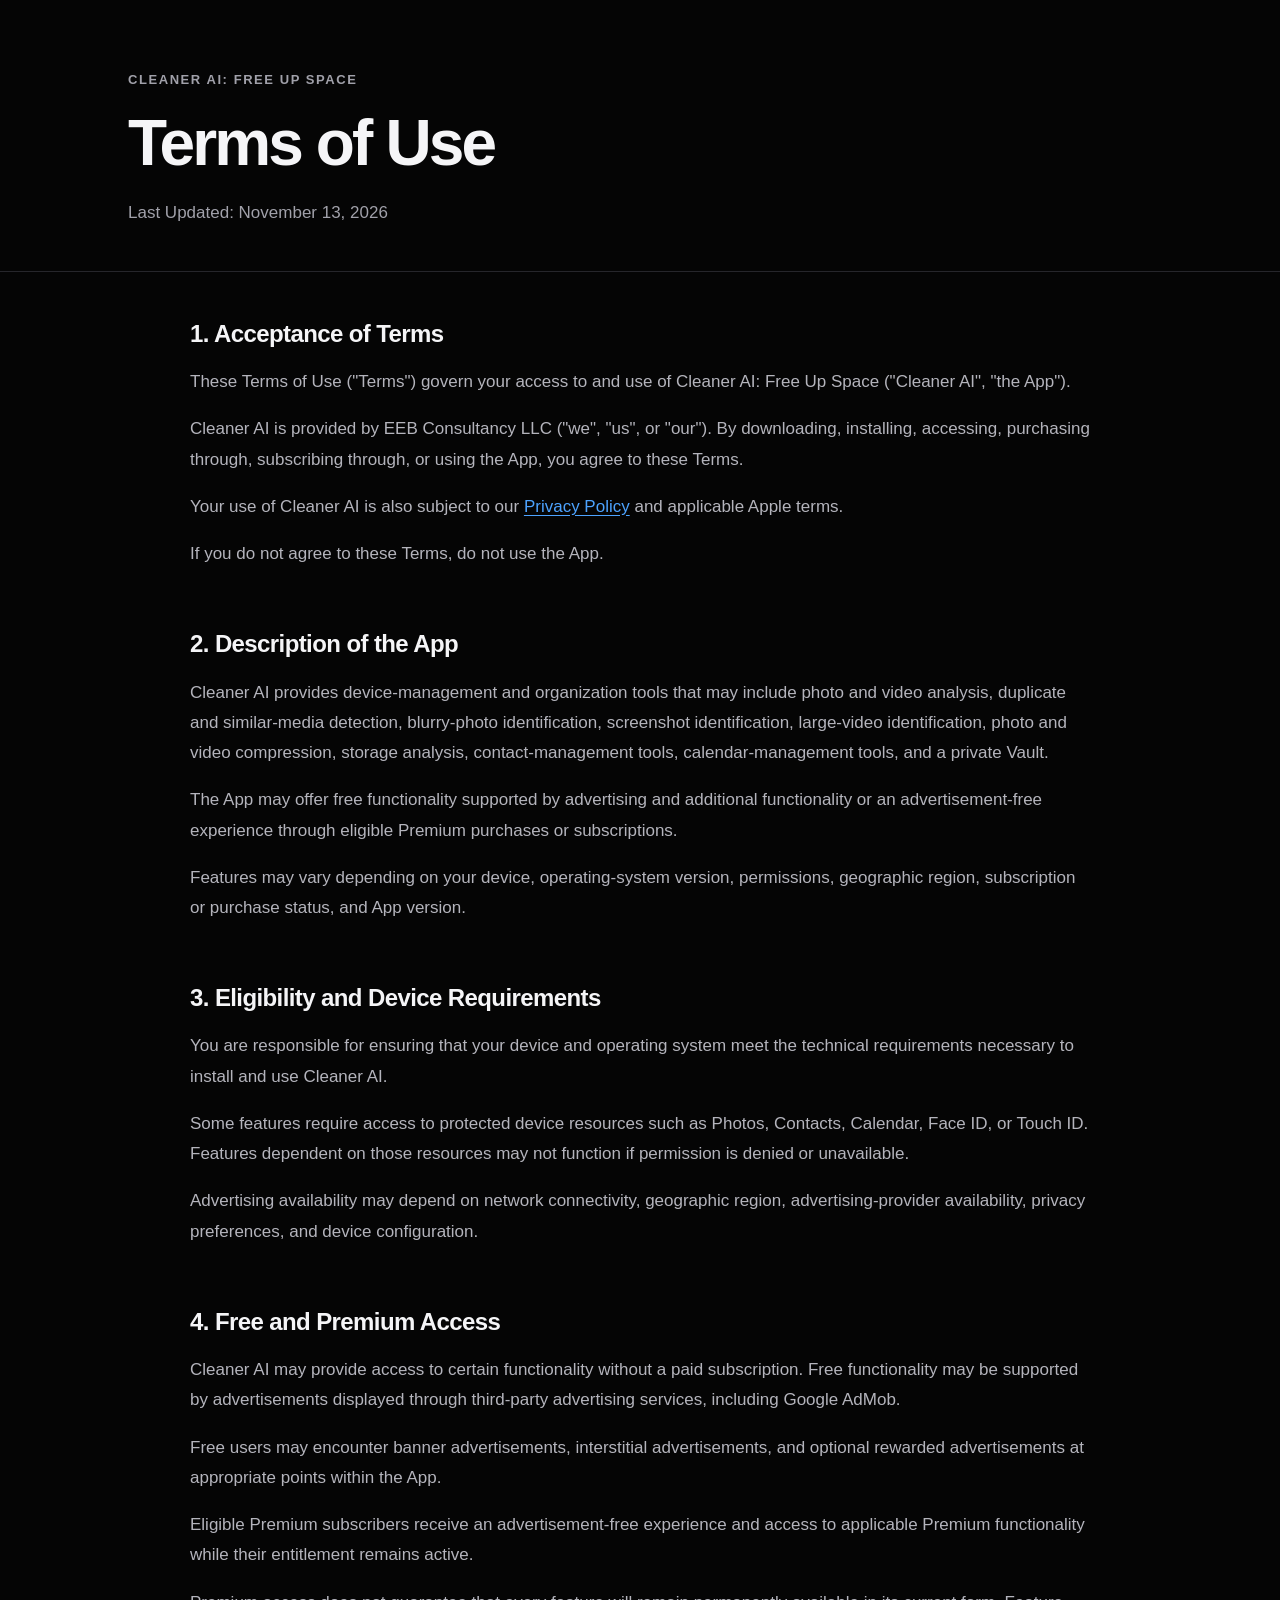
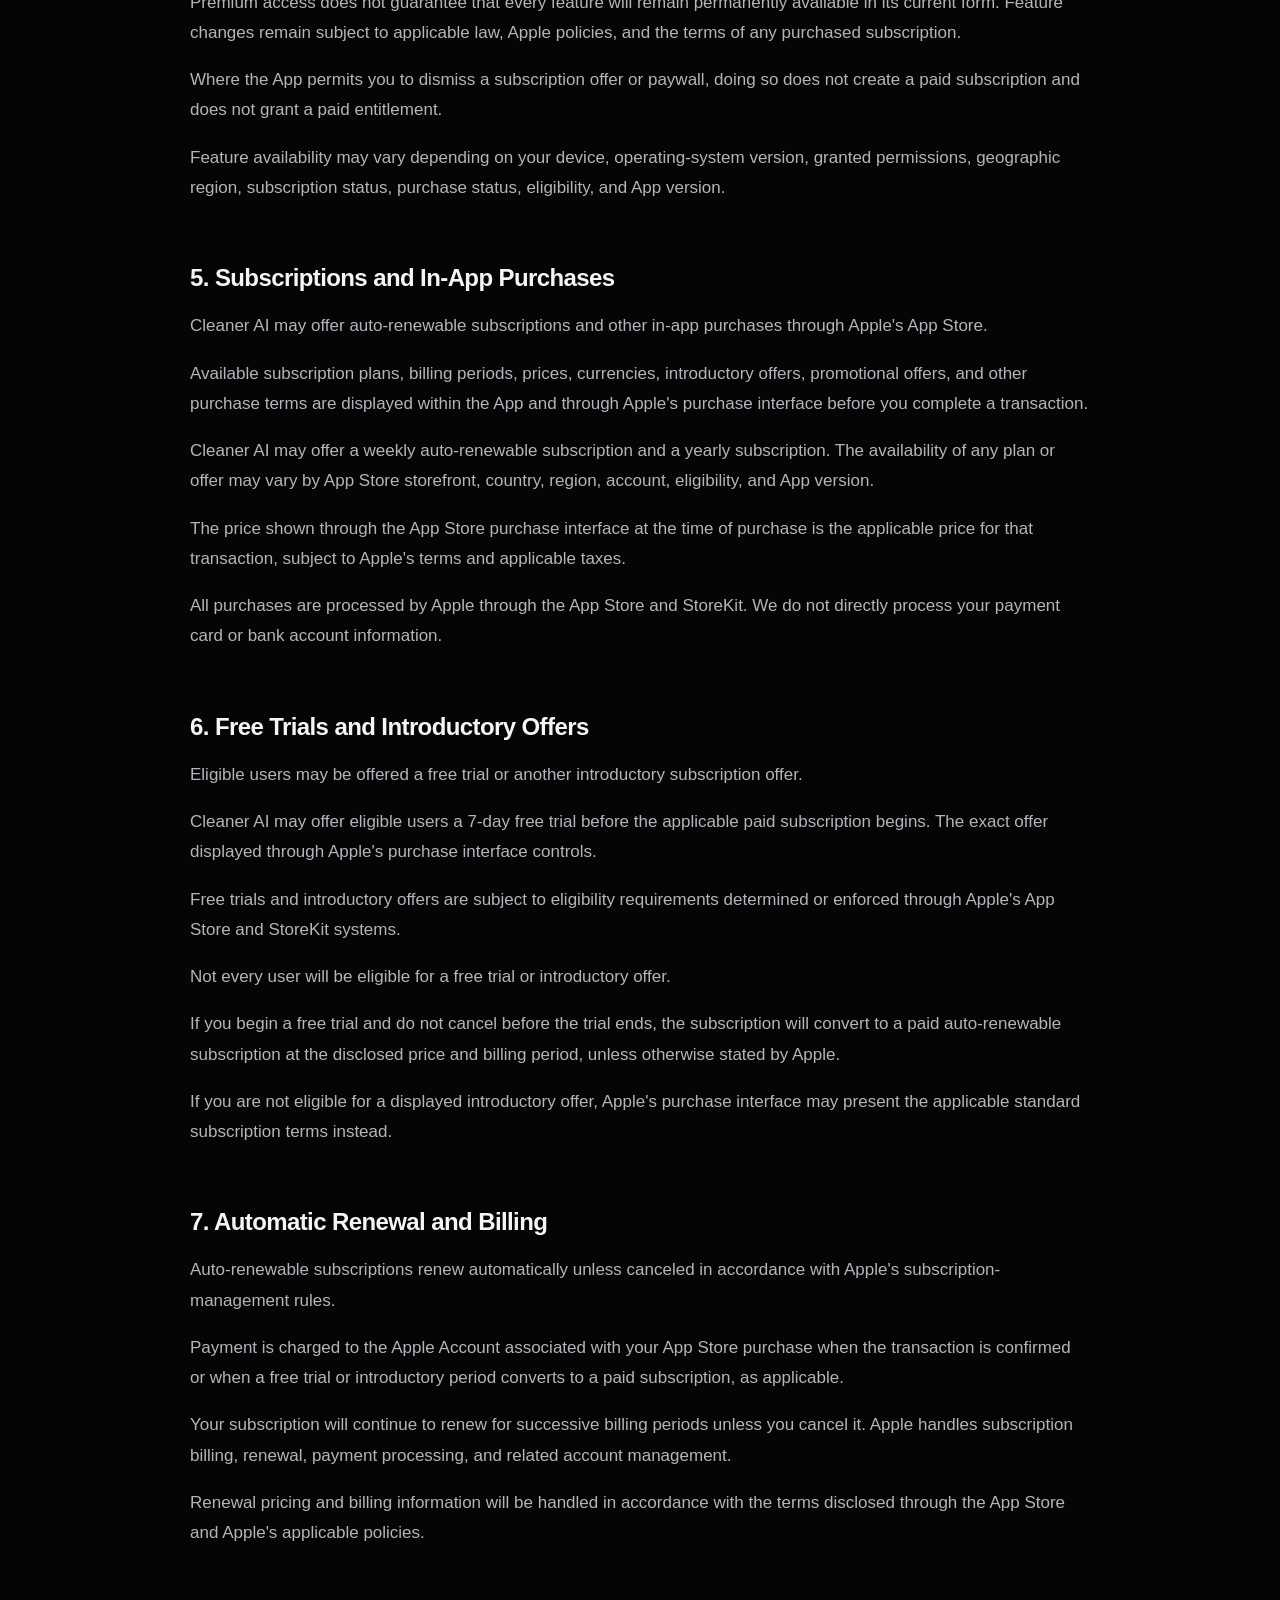
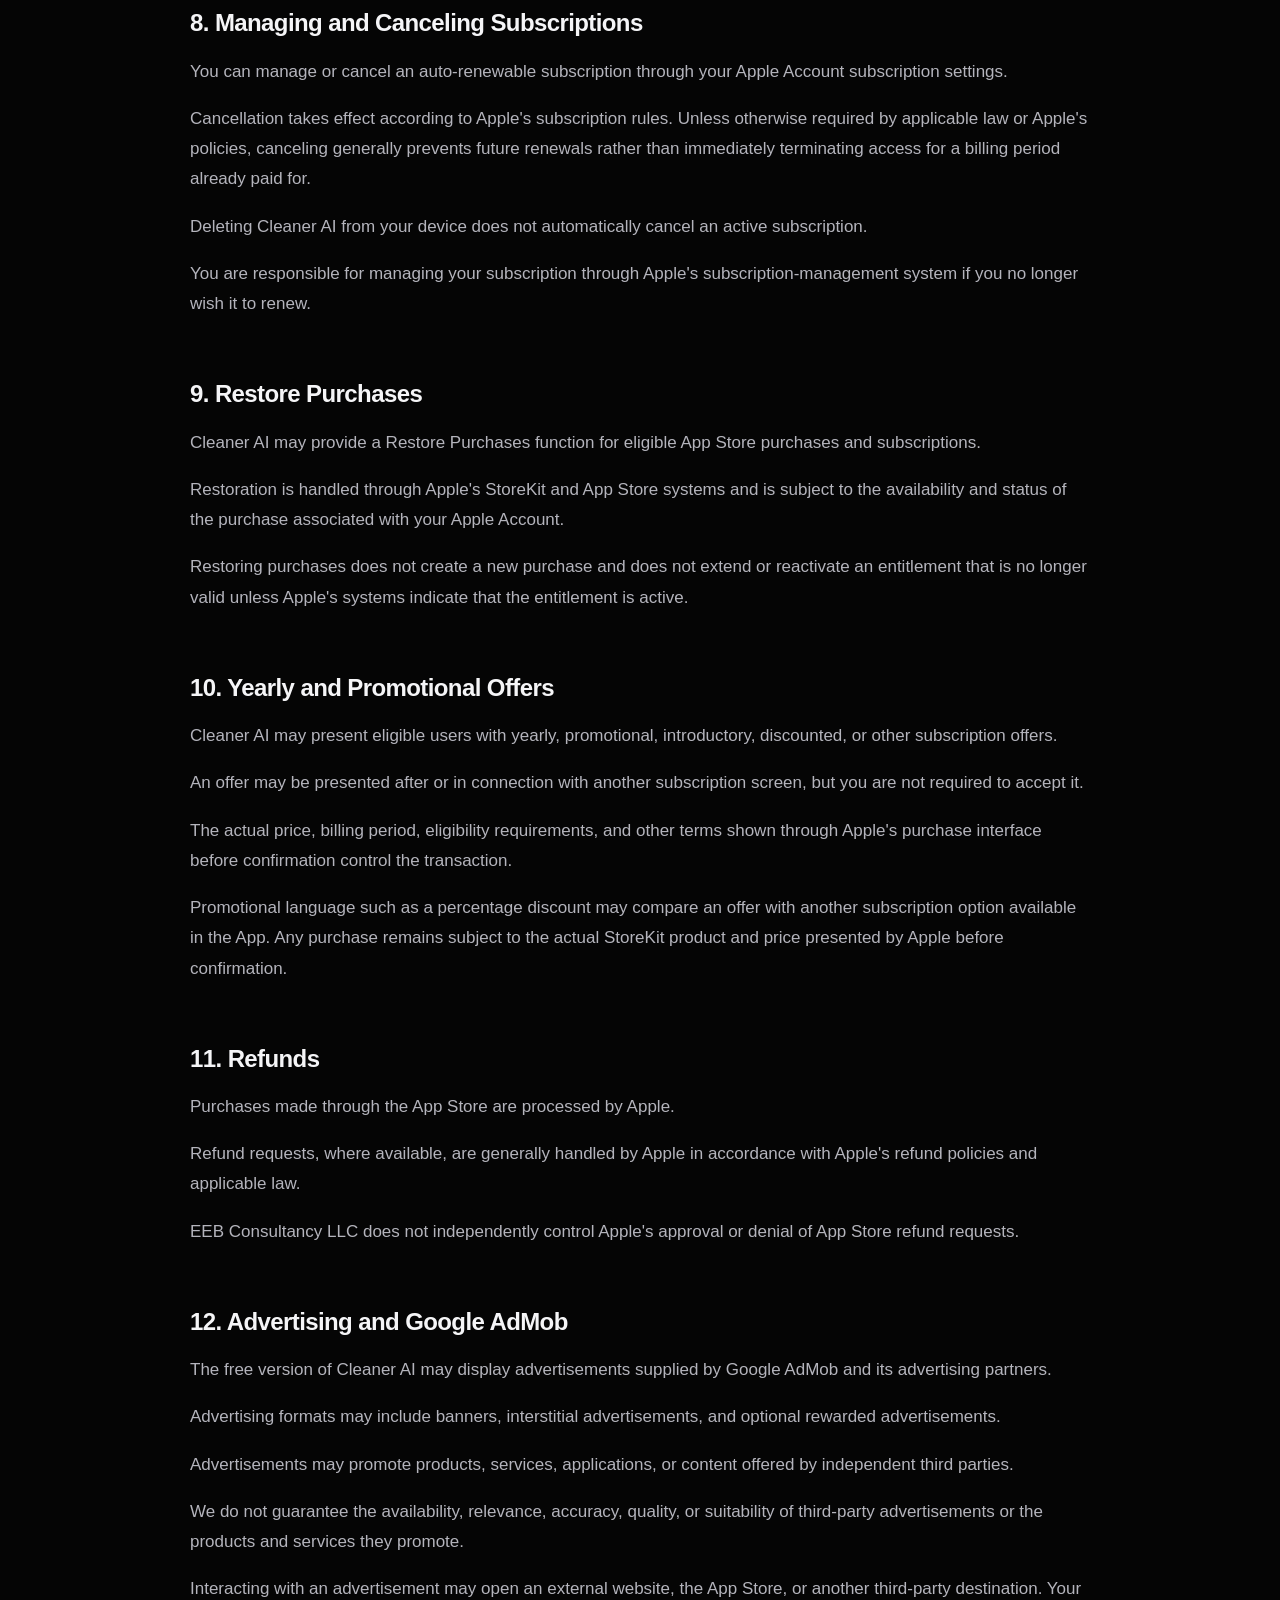
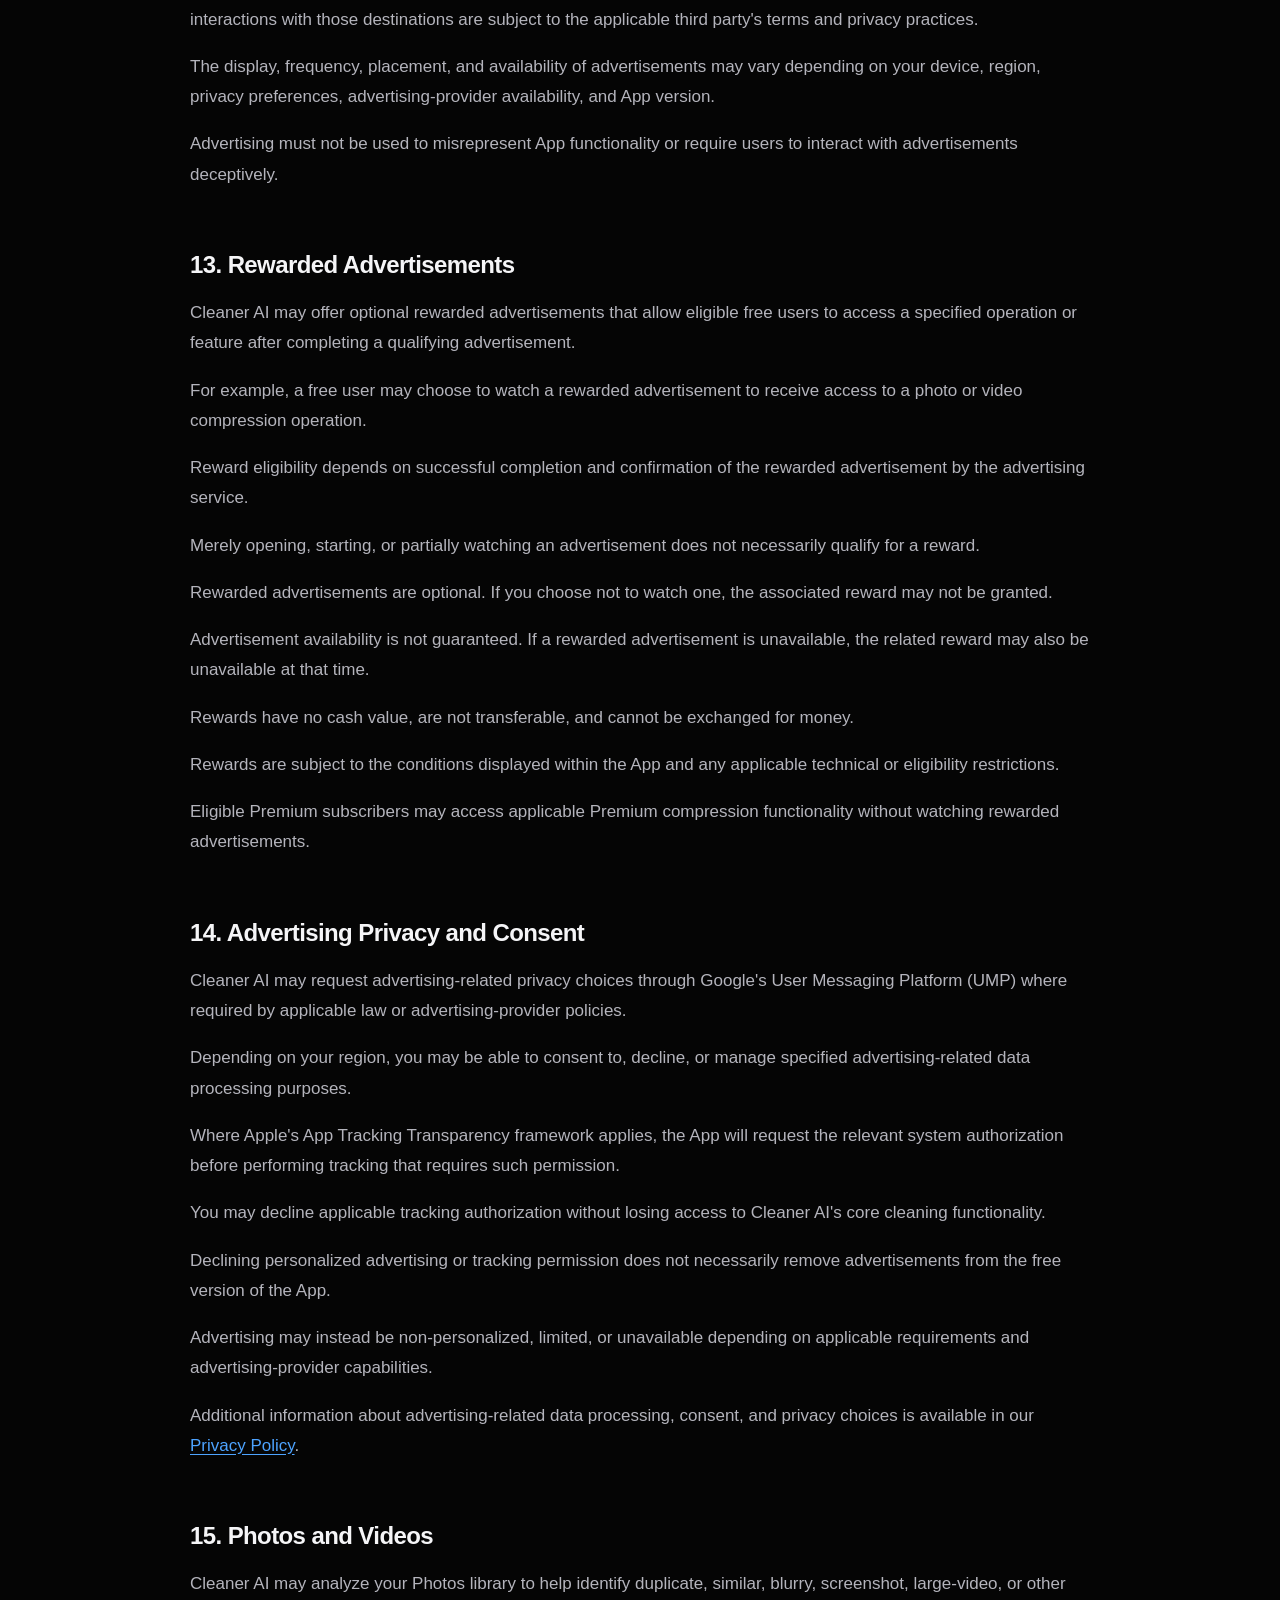
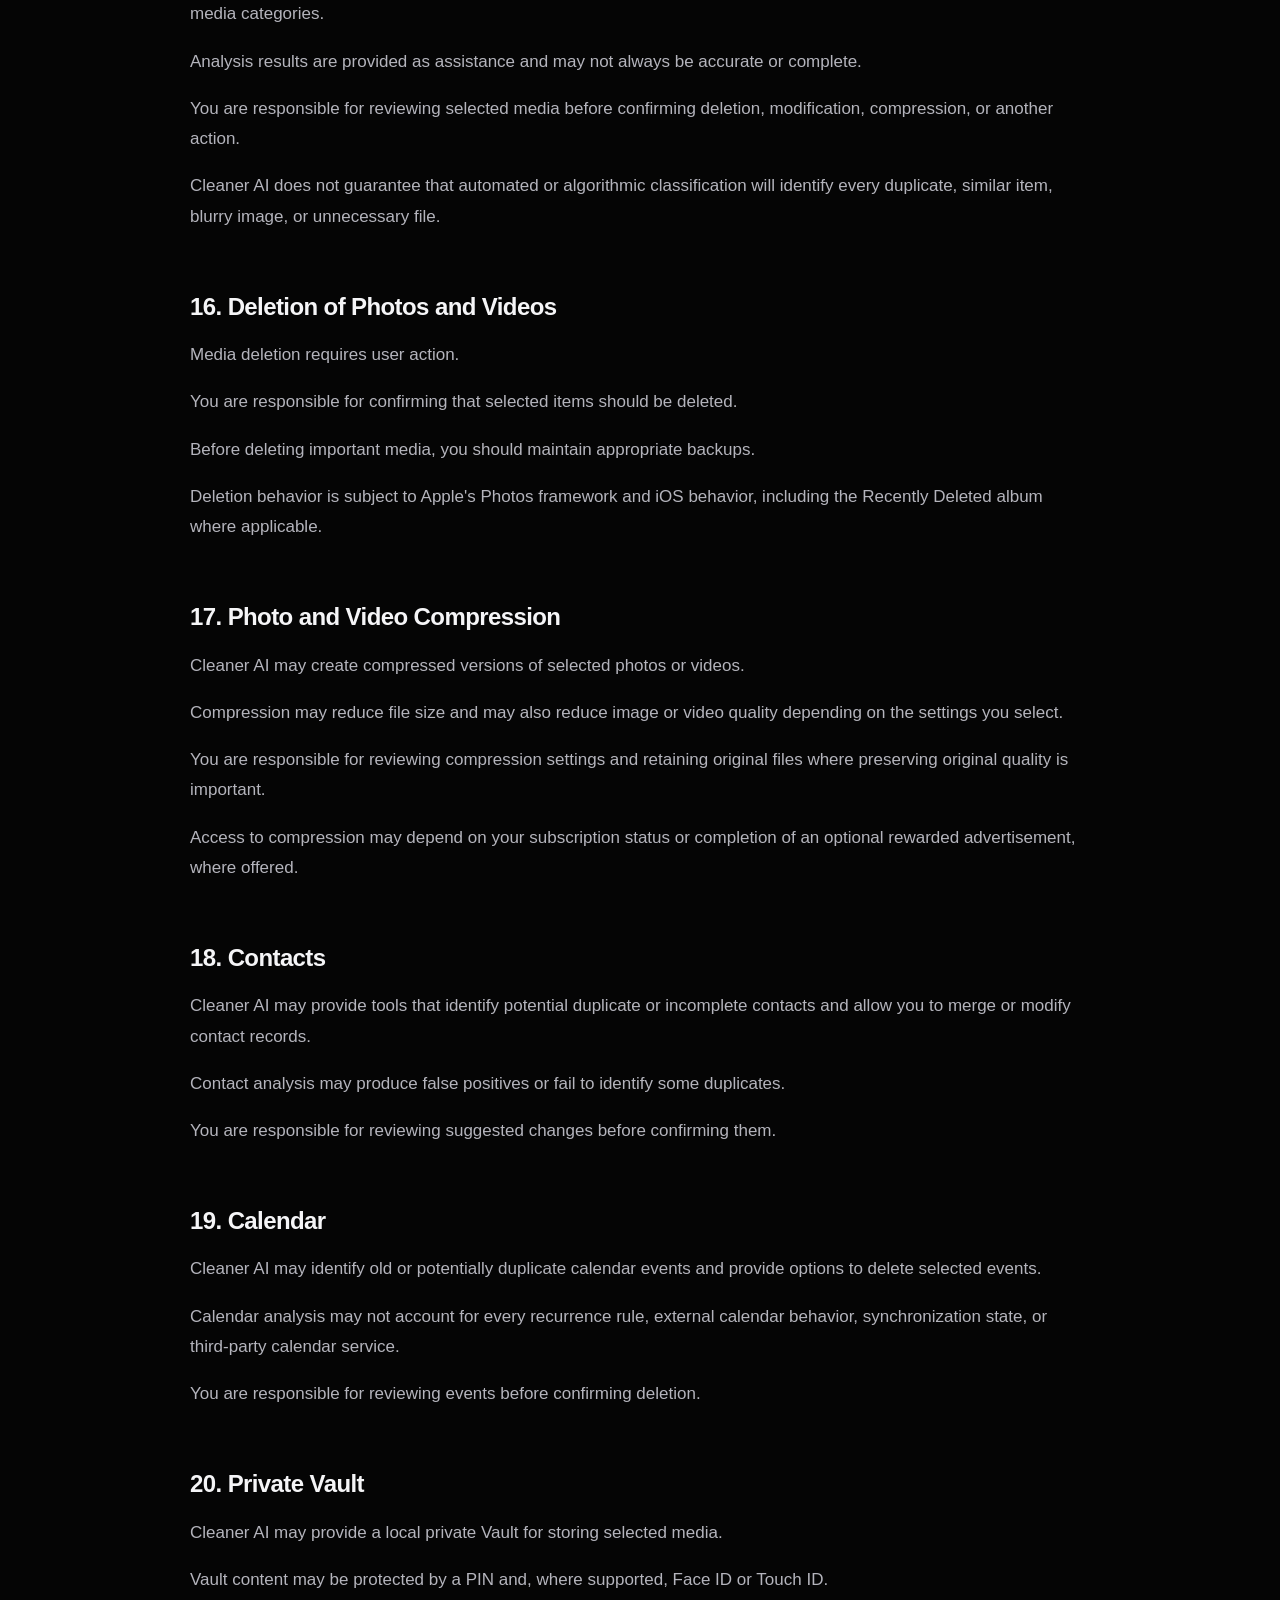
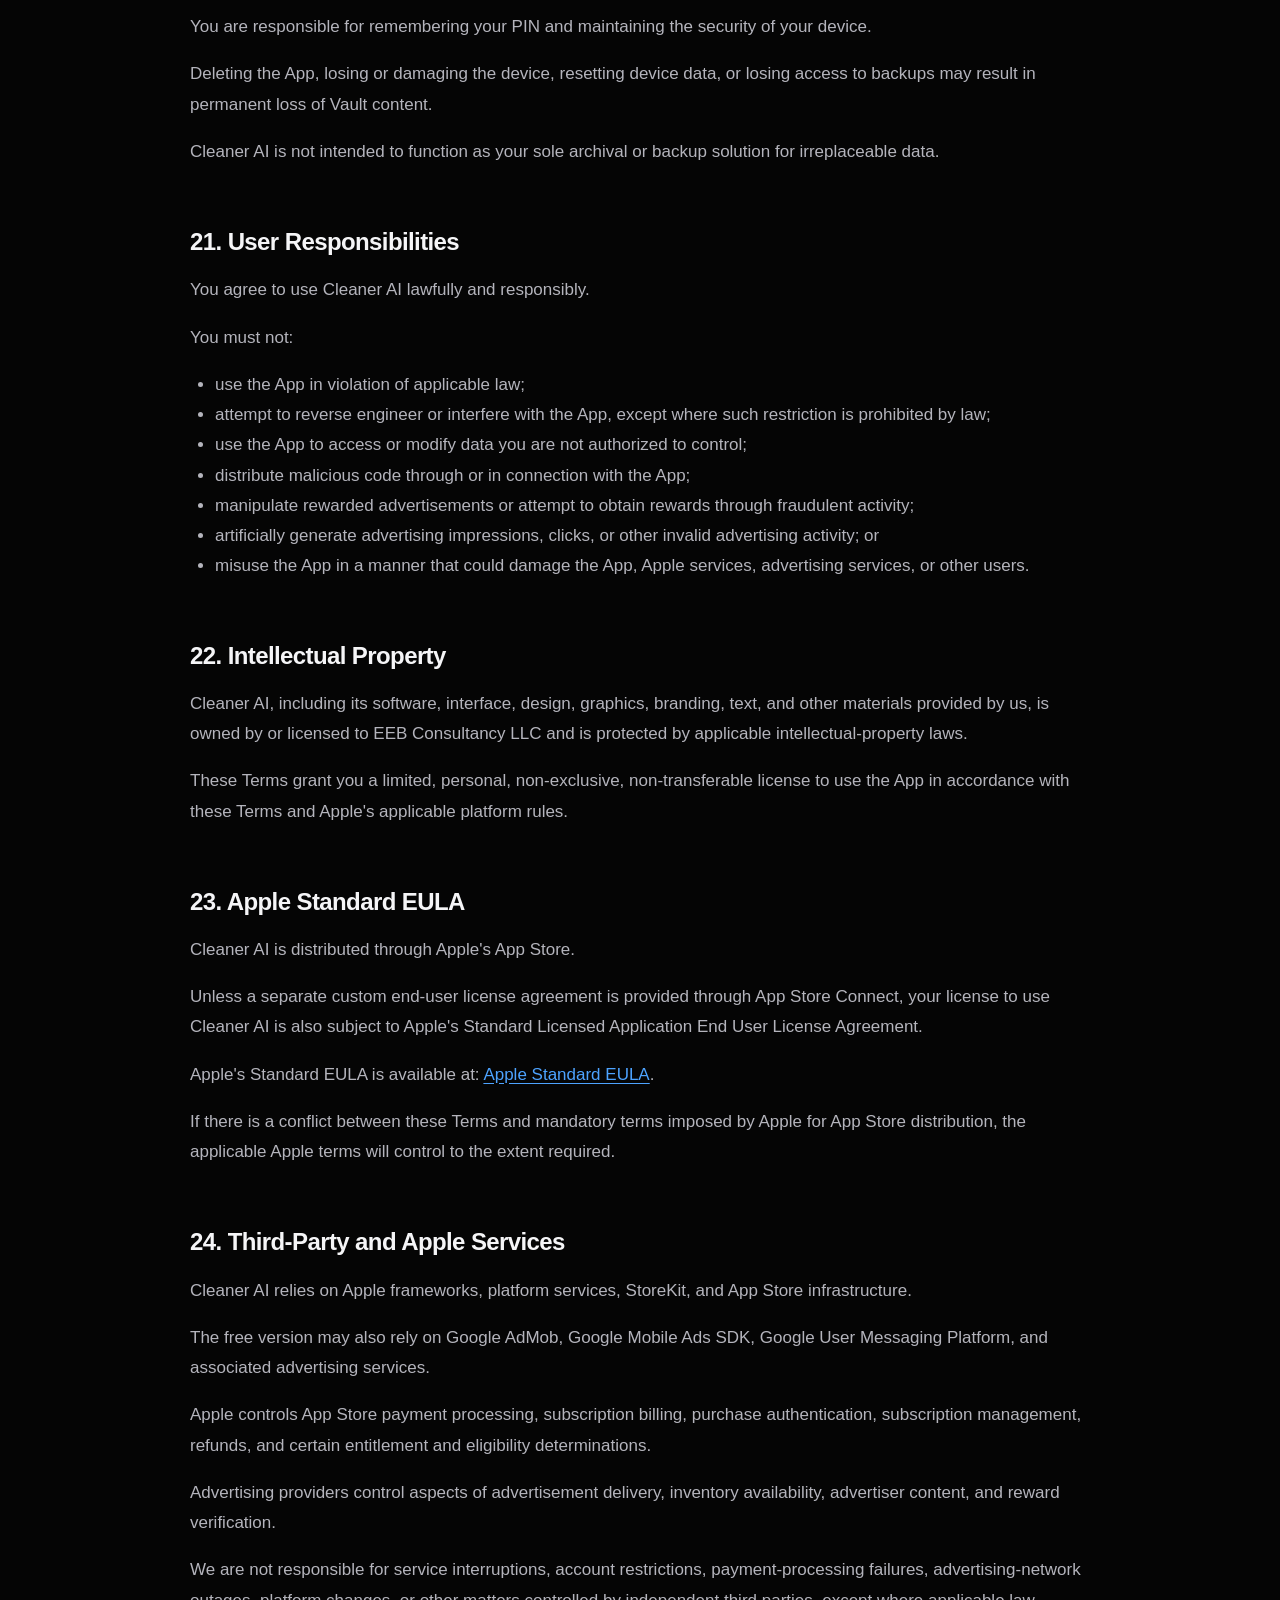
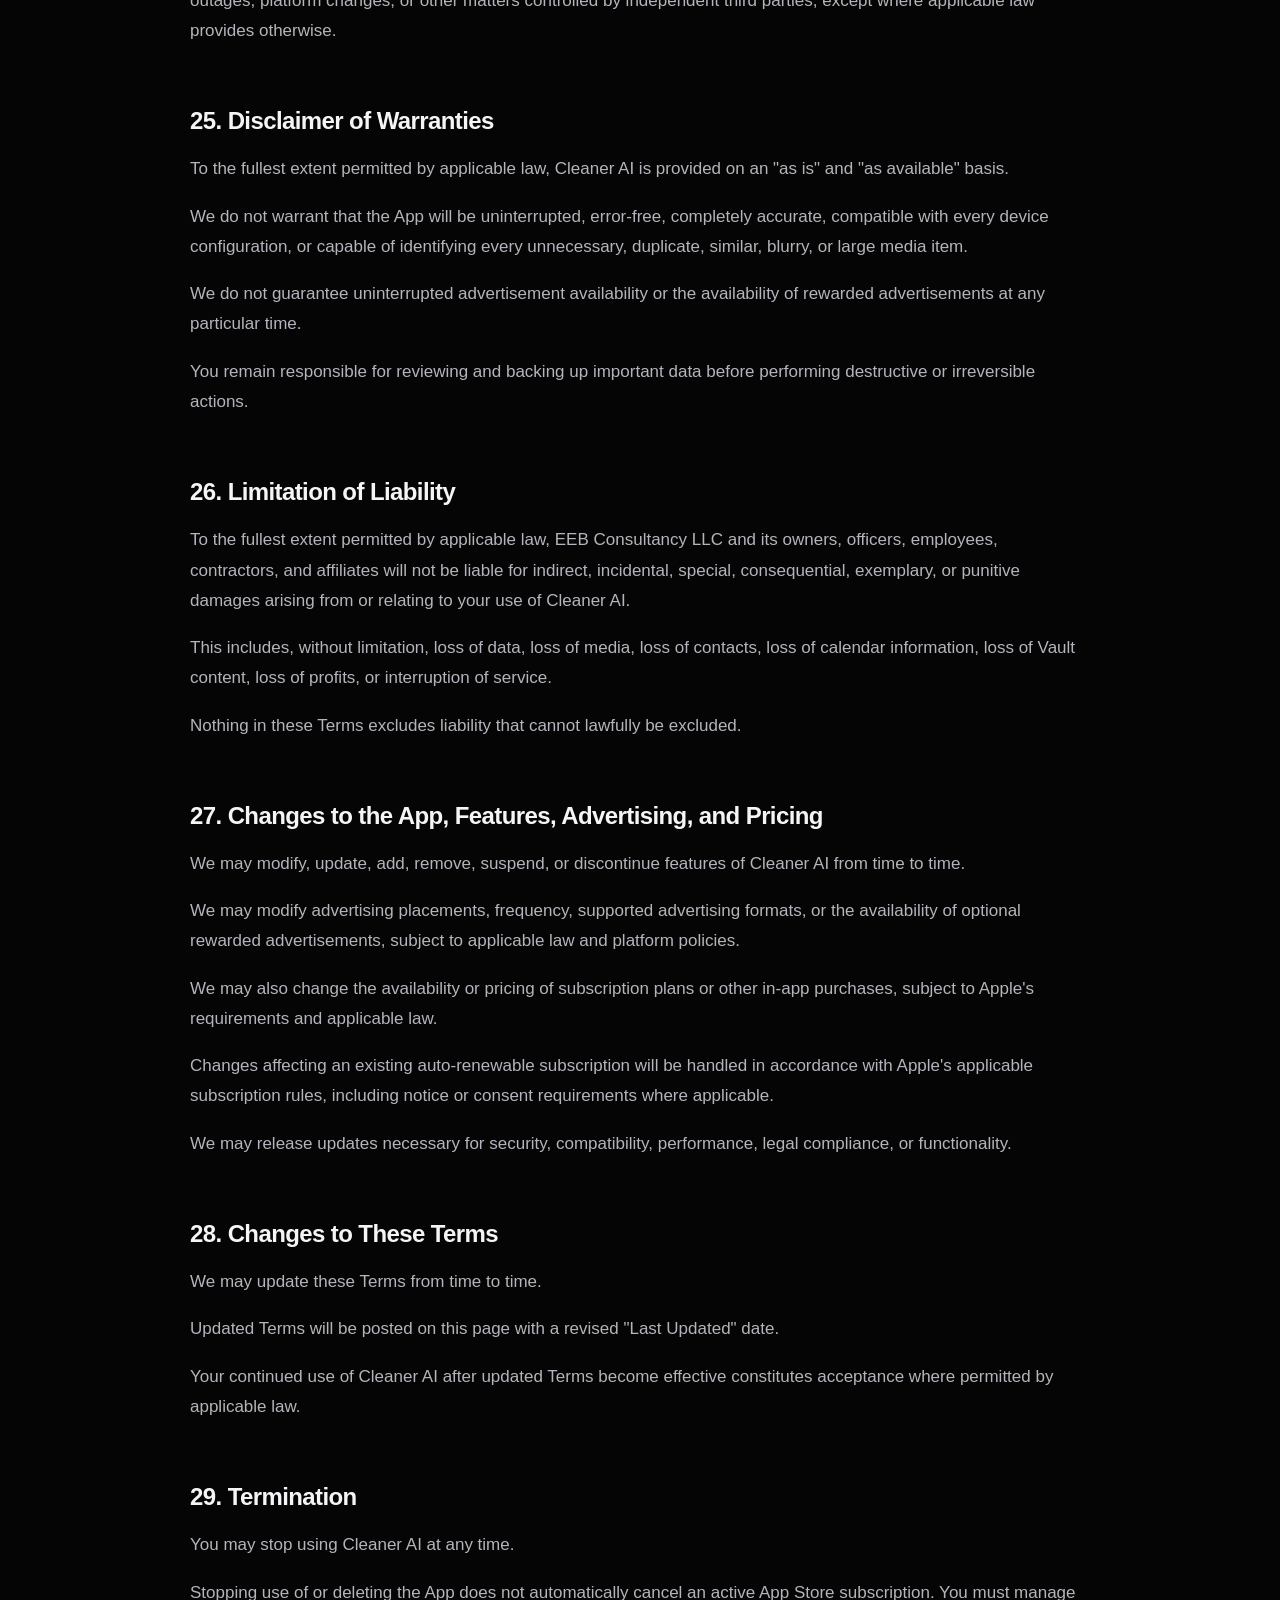
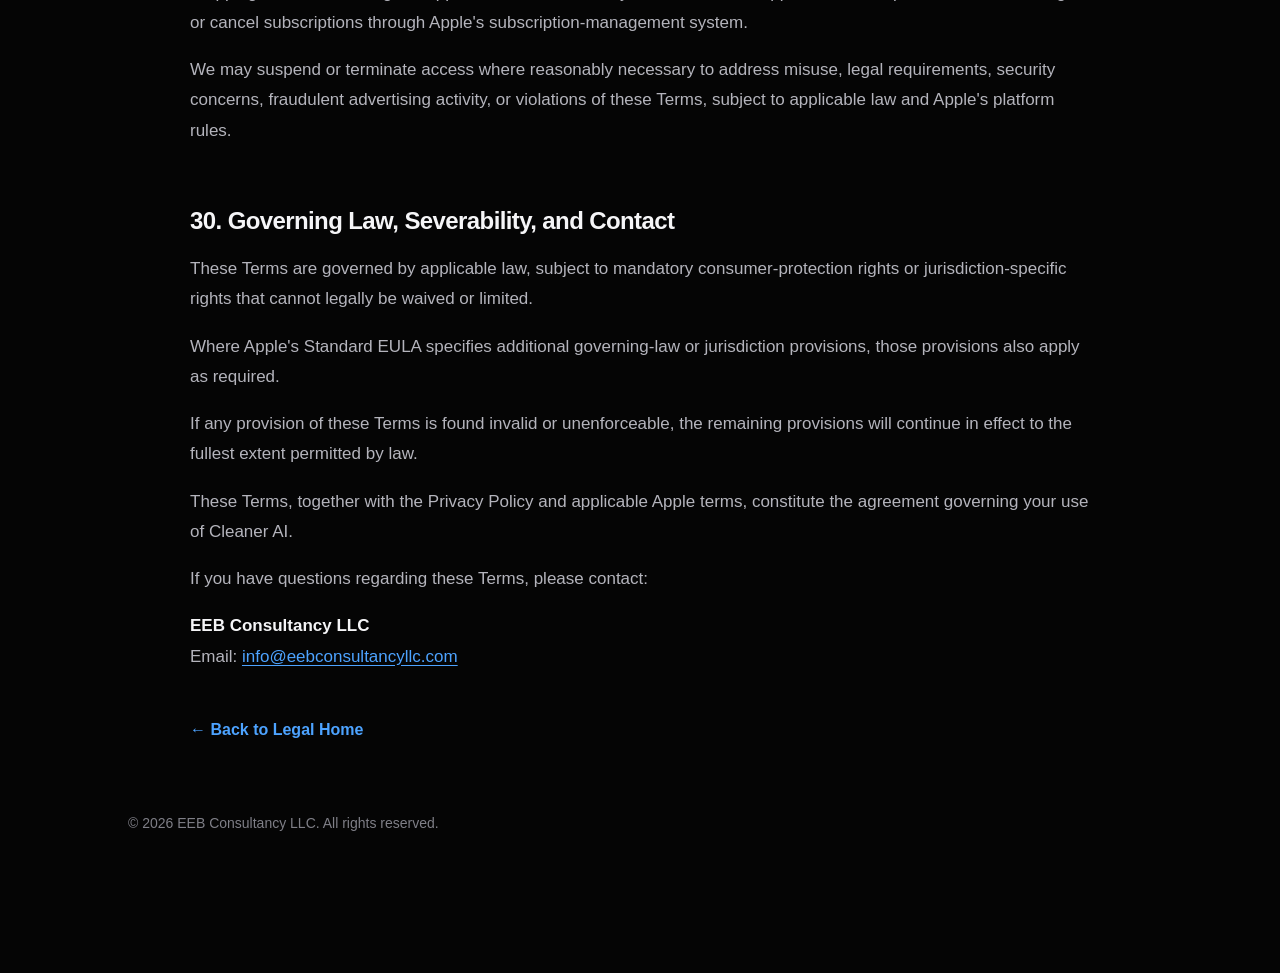
<file: terms.html>
<!doctype html>
<html lang="en">
<head>
  <meta charset="utf-8">
  <meta name="viewport" content="width=device-width, initial-scale=1">
  <title>Terms of Use — Cleaner AI: Free Up Space</title>
  <meta
    name="description"
    content="Terms of Use for Cleaner AI: Free Up Space."
  >
  <link rel="stylesheet" href="styles.css">
</head>

<body class="legal-page">

  <header class="legal-header">
    <div class="container">
      <p class="eyebrow">Cleaner AI: Free Up Space</p>
      <h1>Terms of Use</h1>
      <p class="updated">Last Updated: November 13, 2026</p>
    </div>
  </header>

  <main class="legal-content">

    <section>
      <h2>1. Acceptance of Terms</h2>

      <p>
        These Terms of Use ("Terms") govern your access to and use of
        Cleaner AI: Free Up Space ("Cleaner AI", "the App").
      </p>

      <p>
        Cleaner AI is provided by EEB Consultancy LLC ("we", "us", or "our").
        By downloading, installing, accessing, purchasing through, subscribing
        through, or using the App, you agree to these Terms.
      </p>

      <p>
        Your use of Cleaner AI is also subject to our
        <a class="inline-link" href="privacy.html">Privacy Policy</a>
        and applicable Apple terms.
      </p>

      <p>
        If you do not agree to these Terms, do not use the App.
      </p>
    </section>


    <section>
      <h2>2. Description of the App</h2>

      <p>
        Cleaner AI provides device-management and organization tools that may
        include photo and video analysis, duplicate and similar-media detection,
        blurry-photo identification, screenshot identification, large-video
        identification, photo and video compression, storage analysis,
        contact-management tools, calendar-management tools, and a private Vault.
      </p>

      <p>
        The App may offer free functionality supported by advertising and
        additional functionality or an advertisement-free experience through
        eligible Premium purchases or subscriptions.
      </p>

      <p>
        Features may vary depending on your device, operating-system version,
        permissions, geographic region, subscription or purchase status,
        and App version.
      </p>
    </section>


    <section>
      <h2>3. Eligibility and Device Requirements</h2>

      <p>
        You are responsible for ensuring that your device and operating system
        meet the technical requirements necessary to install and use Cleaner AI.
      </p>

      <p>
        Some features require access to protected device resources such as
        Photos, Contacts, Calendar, Face ID, or Touch ID. Features dependent
        on those resources may not function if permission is denied or unavailable.
      </p>

      <p>
        Advertising availability may depend on network connectivity,
        geographic region, advertising-provider availability, privacy
        preferences, and device configuration.
      </p>
    </section>


    <section>
      <h2>4. Free and Premium Access</h2>

      <p>
        Cleaner AI may provide access to certain functionality without a paid
        subscription. Free functionality may be supported by advertisements
        displayed through third-party advertising services, including Google AdMob.
      </p>

      <p>
        Free users may encounter banner advertisements, interstitial
        advertisements, and optional rewarded advertisements at appropriate
        points within the App.
      </p>

      <p>
        Eligible Premium subscribers receive an advertisement-free experience
        and access to applicable Premium functionality while their entitlement
        remains active.
      </p>

      <p>
        Premium access does not guarantee that every feature will remain
        permanently available in its current form. Feature changes remain
        subject to applicable law, Apple policies, and the terms of any
        purchased subscription.
      </p>

      <p>
        Where the App permits you to dismiss a subscription offer or paywall,
        doing so does not create a paid subscription and does not grant a paid
        entitlement.
      </p>

      <p>
        Feature availability may vary depending on your device, operating-system
        version, granted permissions, geographic region, subscription status,
        purchase status, eligibility, and App version.
      </p>
    </section>


    <section>
      <h2>5. Subscriptions and In-App Purchases</h2>

      <p>
        Cleaner AI may offer auto-renewable subscriptions and other in-app
        purchases through Apple's App Store.
      </p>

      <p>
        Available subscription plans, billing periods, prices, currencies,
        introductory offers, promotional offers, and other purchase terms are
        displayed within the App and through Apple's purchase interface before
        you complete a transaction.
      </p>

      <p>
        Cleaner AI may offer a weekly auto-renewable subscription and a yearly
        subscription. The availability of any plan or offer may vary by
        App Store storefront, country, region, account, eligibility,
        and App version.
      </p>

      <p>
        The price shown through the App Store purchase interface at the time
        of purchase is the applicable price for that transaction, subject
        to Apple's terms and applicable taxes.
      </p>

      <p>
        All purchases are processed by Apple through the App Store and StoreKit.
        We do not directly process your payment card or bank account information.
      </p>
    </section>


    <section>
      <h2>6. Free Trials and Introductory Offers</h2>

      <p>
        Eligible users may be offered a free trial or another introductory
        subscription offer.
      </p>

      <p>
        Cleaner AI may offer eligible users a 7-day free trial before the
        applicable paid subscription begins. The exact offer displayed through
        Apple's purchase interface controls.
      </p>

      <p>
        Free trials and introductory offers are subject to eligibility
        requirements determined or enforced through Apple's App Store
        and StoreKit systems.
      </p>

      <p>
        Not every user will be eligible for a free trial or introductory offer.
      </p>

      <p>
        If you begin a free trial and do not cancel before the trial ends,
        the subscription will convert to a paid auto-renewable subscription
        at the disclosed price and billing period, unless otherwise stated
        by Apple.
      </p>

      <p>
        If you are not eligible for a displayed introductory offer,
        Apple's purchase interface may present the applicable standard
        subscription terms instead.
      </p>
    </section>


    <section>
      <h2>7. Automatic Renewal and Billing</h2>

      <p>
        Auto-renewable subscriptions renew automatically unless canceled
        in accordance with Apple's subscription-management rules.
      </p>

      <p>
        Payment is charged to the Apple Account associated with your
        App Store purchase when the transaction is confirmed or when
        a free trial or introductory period converts to a paid
        subscription, as applicable.
      </p>

      <p>
        Your subscription will continue to renew for successive billing
        periods unless you cancel it. Apple handles subscription billing,
        renewal, payment processing, and related account management.
      </p>

      <p>
        Renewal pricing and billing information will be handled in accordance
        with the terms disclosed through the App Store and Apple's
        applicable policies.
      </p>
    </section>


    <section>
      <h2>8. Managing and Canceling Subscriptions</h2>

      <p>
        You can manage or cancel an auto-renewable subscription through
        your Apple Account subscription settings.
      </p>

      <p>
        Cancellation takes effect according to Apple's subscription rules.
        Unless otherwise required by applicable law or Apple's policies,
        canceling generally prevents future renewals rather than immediately
        terminating access for a billing period already paid for.
      </p>

      <p>
        Deleting Cleaner AI from your device does not automatically cancel
        an active subscription.
      </p>

      <p>
        You are responsible for managing your subscription through Apple's
        subscription-management system if you no longer wish it to renew.
      </p>
    </section>


    <section>
      <h2>9. Restore Purchases</h2>

      <p>
        Cleaner AI may provide a Restore Purchases function for eligible
        App Store purchases and subscriptions.
      </p>

      <p>
        Restoration is handled through Apple's StoreKit and App Store systems
        and is subject to the availability and status of the purchase
        associated with your Apple Account.
      </p>

      <p>
        Restoring purchases does not create a new purchase and does not extend
        or reactivate an entitlement that is no longer valid unless Apple's
        systems indicate that the entitlement is active.
      </p>
    </section>


    <section>
      <h2>10. Yearly and Promotional Offers</h2>

      <p>
        Cleaner AI may present eligible users with yearly, promotional,
        introductory, discounted, or other subscription offers.
      </p>

      <p>
        An offer may be presented after or in connection with another
        subscription screen, but you are not required to accept it.
      </p>

      <p>
        The actual price, billing period, eligibility requirements, and
        other terms shown through Apple's purchase interface before
        confirmation control the transaction.
      </p>

      <p>
        Promotional language such as a percentage discount may compare an
        offer with another subscription option available in the App.
        Any purchase remains subject to the actual StoreKit product and
        price presented by Apple before confirmation.
      </p>
    </section>


    <section>
      <h2>11. Refunds</h2>

      <p>
        Purchases made through the App Store are processed by Apple.
      </p>

      <p>
        Refund requests, where available, are generally handled by Apple
        in accordance with Apple's refund policies and applicable law.
      </p>

      <p>
        EEB Consultancy LLC does not independently control Apple's approval
        or denial of App Store refund requests.
      </p>
    </section>


    <section>
      <h2>12. Advertising and Google AdMob</h2>

      <p>
        The free version of Cleaner AI may display advertisements supplied
        by Google AdMob and its advertising partners.
      </p>

      <p>
        Advertising formats may include banners, interstitial advertisements,
        and optional rewarded advertisements.
      </p>

      <p>
        Advertisements may promote products, services, applications,
        or content offered by independent third parties.
      </p>

      <p>
        We do not guarantee the availability, relevance, accuracy,
        quality, or suitability of third-party advertisements
        or the products and services they promote.
      </p>

      <p>
        Interacting with an advertisement may open an external website,
        the App Store, or another third-party destination.
        Your interactions with those destinations are subject
        to the applicable third party's terms and privacy practices.
      </p>

      <p>
        The display, frequency, placement, and availability of advertisements
        may vary depending on your device, region, privacy preferences,
        advertising-provider availability, and App version.
      </p>

      <p>
        Advertising must not be used to misrepresent App functionality
        or require users to interact with advertisements deceptively.
      </p>
    </section>


    <section>
      <h2>13. Rewarded Advertisements</h2>

      <p>
        Cleaner AI may offer optional rewarded advertisements that allow
        eligible free users to access a specified operation or feature
        after completing a qualifying advertisement.
      </p>

      <p>
        For example, a free user may choose to watch a rewarded
        advertisement to receive access to a photo or video
        compression operation.
      </p>

      <p>
        Reward eligibility depends on successful completion and
        confirmation of the rewarded advertisement by the
        advertising service.
      </p>

      <p>
        Merely opening, starting, or partially watching an advertisement
        does not necessarily qualify for a reward.
      </p>

      <p>
        Rewarded advertisements are optional. If you choose not to
        watch one, the associated reward may not be granted.
      </p>

      <p>
        Advertisement availability is not guaranteed. If a rewarded
        advertisement is unavailable, the related reward may also
        be unavailable at that time.
      </p>

      <p>
        Rewards have no cash value, are not transferable, and cannot
        be exchanged for money.
      </p>

      <p>
        Rewards are subject to the conditions displayed within the App
        and any applicable technical or eligibility restrictions.
      </p>

      <p>
        Eligible Premium subscribers may access applicable Premium
        compression functionality without watching rewarded advertisements.
      </p>
    </section>


    <section>
      <h2>14. Advertising Privacy and Consent</h2>

      <p>
        Cleaner AI may request advertising-related privacy choices
        through Google's User Messaging Platform (UMP) where required
        by applicable law or advertising-provider policies.
      </p>

      <p>
        Depending on your region, you may be able to consent to,
        decline, or manage specified advertising-related data
        processing purposes.
      </p>

      <p>
        Where Apple's App Tracking Transparency framework applies,
        the App will request the relevant system authorization
        before performing tracking that requires such permission.
      </p>

      <p>
        You may decline applicable tracking authorization without
        losing access to Cleaner AI's core cleaning functionality.
      </p>

      <p>
        Declining personalized advertising or tracking permission
        does not necessarily remove advertisements from the
        free version of the App.
      </p>

      <p>
        Advertising may instead be non-personalized, limited,
        or unavailable depending on applicable requirements
        and advertising-provider capabilities.
      </p>

      <p>
        Additional information about advertising-related data
        processing, consent, and privacy choices is available
        in our
        <a class="inline-link" href="privacy.html">Privacy Policy</a>.
      </p>
    </section>


    <section>
      <h2>15. Photos and Videos</h2>

      <p>
        Cleaner AI may analyze your Photos library to help identify
        duplicate, similar, blurry, screenshot, large-video,
        or other media categories.
      </p>

      <p>
        Analysis results are provided as assistance and may not
        always be accurate or complete.
      </p>

      <p>
        You are responsible for reviewing selected media before
        confirming deletion, modification, compression,
        or another action.
      </p>

      <p>
        Cleaner AI does not guarantee that automated or algorithmic
        classification will identify every duplicate, similar item,
        blurry image, or unnecessary file.
      </p>
    </section>


    <section>
      <h2>16. Deletion of Photos and Videos</h2>

      <p>
        Media deletion requires user action.
      </p>

      <p>
        You are responsible for confirming that selected items
        should be deleted.
      </p>

      <p>
        Before deleting important media, you should maintain
        appropriate backups.
      </p>

      <p>
        Deletion behavior is subject to Apple's Photos framework
        and iOS behavior, including the Recently Deleted album
        where applicable.
      </p>
    </section>


    <section>
      <h2>17. Photo and Video Compression</h2>

      <p>
        Cleaner AI may create compressed versions of selected
        photos or videos.
      </p>

      <p>
        Compression may reduce file size and may also reduce
        image or video quality depending on the settings
        you select.
      </p>

      <p>
        You are responsible for reviewing compression settings
        and retaining original files where preserving
        original quality is important.
      </p>

      <p>
        Access to compression may depend on your subscription
        status or completion of an optional rewarded
        advertisement, where offered.
      </p>
    </section>


    <section>
      <h2>18. Contacts</h2>

      <p>
        Cleaner AI may provide tools that identify potential
        duplicate or incomplete contacts and allow you
        to merge or modify contact records.
      </p>

      <p>
        Contact analysis may produce false positives or
        fail to identify some duplicates.
      </p>

      <p>
        You are responsible for reviewing suggested changes
        before confirming them.
      </p>
    </section>


    <section>
      <h2>19. Calendar</h2>

      <p>
        Cleaner AI may identify old or potentially duplicate
        calendar events and provide options to delete
        selected events.
      </p>

      <p>
        Calendar analysis may not account for every recurrence
        rule, external calendar behavior, synchronization state,
        or third-party calendar service.
      </p>

      <p>
        You are responsible for reviewing events before
        confirming deletion.
      </p>
    </section>


    <section>
      <h2>20. Private Vault</h2>

      <p>
        Cleaner AI may provide a local private Vault
        for storing selected media.
      </p>

      <p>
        Vault content may be protected by a PIN and,
        where supported, Face ID or Touch ID.
      </p>

      <p>
        You are responsible for remembering your PIN
        and maintaining the security of your device.
      </p>

      <p>
        Deleting the App, losing or damaging the device,
        resetting device data, or losing access to backups
        may result in permanent loss of Vault content.
      </p>

      <p>
        Cleaner AI is not intended to function as your
        sole archival or backup solution for
        irreplaceable data.
      </p>
    </section>


    <section>
      <h2>21. User Responsibilities</h2>

      <p>
        You agree to use Cleaner AI lawfully and responsibly.
      </p>

      <p>You must not:</p>

      <ul>
        <li>use the App in violation of applicable law;</li>
        <li>
          attempt to reverse engineer or interfere with the App,
          except where such restriction is prohibited by law;
        </li>
        <li>
          use the App to access or modify data you are
          not authorized to control;
        </li>
        <li>
          distribute malicious code through or in
          connection with the App;
        </li>
        <li>
          manipulate rewarded advertisements or attempt
          to obtain rewards through fraudulent activity;
        </li>
        <li>
          artificially generate advertising impressions,
          clicks, or other invalid advertising activity; or
        </li>
        <li>
          misuse the App in a manner that could damage
          the App, Apple services, advertising services,
          or other users.
        </li>
      </ul>
    </section>


    <section>
      <h2>22. Intellectual Property</h2>

      <p>
        Cleaner AI, including its software, interface,
        design, graphics, branding, text, and other
        materials provided by us, is owned by or
        licensed to EEB Consultancy LLC and is protected
        by applicable intellectual-property laws.
      </p>

      <p>
        These Terms grant you a limited, personal,
        non-exclusive, non-transferable license to use
        the App in accordance with these Terms and
        Apple's applicable platform rules.
      </p>
    </section>


    <section>
      <h2>23. Apple Standard EULA</h2>

      <p>
        Cleaner AI is distributed through Apple's App Store.
      </p>

      <p>
        Unless a separate custom end-user license agreement
        is provided through App Store Connect, your license
        to use Cleaner AI is also subject to Apple's
        Standard Licensed Application End User License Agreement.
      </p>

      <p>
        Apple's Standard EULA is available at:
        <a
          class="inline-link"
          href="https://www.apple.com/legal/internet-services/itunes/dev/stdeula/"
          target="_blank"
          rel="noopener noreferrer"
        >Apple Standard EULA</a>.
      </p>

      <p>
        If there is a conflict between these Terms and
        mandatory terms imposed by Apple for App Store
        distribution, the applicable Apple terms will
        control to the extent required.
      </p>
    </section>


    <section>
      <h2>24. Third-Party and Apple Services</h2>

      <p>
        Cleaner AI relies on Apple frameworks, platform
        services, StoreKit, and App Store infrastructure.
      </p>

      <p>
        The free version may also rely on Google AdMob,
        Google Mobile Ads SDK, Google User Messaging Platform,
        and associated advertising services.
      </p>

      <p>
        Apple controls App Store payment processing,
        subscription billing, purchase authentication,
        subscription management, refunds, and certain
        entitlement and eligibility determinations.
      </p>

      <p>
        Advertising providers control aspects of
        advertisement delivery, inventory availability,
        advertiser content, and reward verification.
      </p>

      <p>
        We are not responsible for service interruptions,
        account restrictions, payment-processing failures,
        advertising-network outages, platform changes,
        or other matters controlled by independent
        third parties, except where applicable law
        provides otherwise.
      </p>
    </section>


    <section>
      <h2>25. Disclaimer of Warranties</h2>

      <p>
        To the fullest extent permitted by applicable law,
        Cleaner AI is provided on an "as is" and
        "as available" basis.
      </p>

      <p>
        We do not warrant that the App will be uninterrupted,
        error-free, completely accurate, compatible with
        every device configuration, or capable of identifying
        every unnecessary, duplicate, similar, blurry,
        or large media item.
      </p>

      <p>
        We do not guarantee uninterrupted advertisement
        availability or the availability of rewarded
        advertisements at any particular time.
      </p>

      <p>
        You remain responsible for reviewing and backing up
        important data before performing destructive
        or irreversible actions.
      </p>
    </section>


    <section>
      <h2>26. Limitation of Liability</h2>

      <p>
        To the fullest extent permitted by applicable law,
        EEB Consultancy LLC and its owners, officers,
        employees, contractors, and affiliates will not
        be liable for indirect, incidental, special,
        consequential, exemplary, or punitive damages
        arising from or relating to your use of Cleaner AI.
      </p>

      <p>
        This includes, without limitation, loss of data,
        loss of media, loss of contacts, loss of calendar
        information, loss of Vault content, loss of profits,
        or interruption of service.
      </p>

      <p>
        Nothing in these Terms excludes liability that
        cannot lawfully be excluded.
      </p>
    </section>


    <section>
      <h2>27. Changes to the App, Features, Advertising, and Pricing</h2>

      <p>
        We may modify, update, add, remove, suspend,
        or discontinue features of Cleaner AI from time to time.
      </p>

      <p>
        We may modify advertising placements, frequency,
        supported advertising formats, or the availability
        of optional rewarded advertisements, subject
        to applicable law and platform policies.
      </p>

      <p>
        We may also change the availability or pricing
        of subscription plans or other in-app purchases,
        subject to Apple's requirements and applicable law.
      </p>

      <p>
        Changes affecting an existing auto-renewable
        subscription will be handled in accordance with
        Apple's applicable subscription rules, including
        notice or consent requirements where applicable.
      </p>

      <p>
        We may release updates necessary for security,
        compatibility, performance, legal compliance,
        or functionality.
      </p>
    </section>


    <section>
      <h2>28. Changes to These Terms</h2>

      <p>
        We may update these Terms from time to time.
      </p>

      <p>
        Updated Terms will be posted on this page
        with a revised "Last Updated" date.
      </p>

      <p>
        Your continued use of Cleaner AI after updated
        Terms become effective constitutes acceptance
        where permitted by applicable law.
      </p>
    </section>


    <section>
      <h2>29. Termination</h2>

      <p>
        You may stop using Cleaner AI at any time.
      </p>

      <p>
        Stopping use of or deleting the App does not
        automatically cancel an active App Store subscription.
        You must manage or cancel subscriptions through
        Apple's subscription-management system.
      </p>

      <p>
        We may suspend or terminate access where reasonably
        necessary to address misuse, legal requirements,
        security concerns, fraudulent advertising activity,
        or violations of these Terms, subject to applicable
        law and Apple's platform rules.
      </p>
    </section>


    <section>
      <h2>30. Governing Law, Severability, and Contact</h2>

      <p>
        These Terms are governed by applicable law,
        subject to mandatory consumer-protection rights
        or jurisdiction-specific rights that cannot
        legally be waived or limited.
      </p>

      <p>
        Where Apple's Standard EULA specifies additional
        governing-law or jurisdiction provisions,
        those provisions also apply as required.
      </p>

      <p>
        If any provision of these Terms is found invalid
        or unenforceable, the remaining provisions
        will continue in effect to the fullest extent
        permitted by law.
      </p>

      <p>
        These Terms, together with the Privacy Policy
        and applicable Apple terms, constitute the
        agreement governing your use of Cleaner AI.
      </p>

      <p>
        If you have questions regarding these Terms,
        please contact:
      </p>

      <p>
        <strong>EEB Consultancy LLC</strong><br>
        Email:
        <a
          class="inline-link"
          href="mailto:info@eebconsultancyllc.com"
        >info@eebconsultancyllc.com</a>
      </p>
    </section>


    <a class="back-link" href="index.html">← Back to Legal Home</a>

  </main>


  <footer class="footer">
    <div class="container">
      <p>© 2026 EEB Consultancy LLC. All rights reserved.</p>
    </div>
  </footer>

</body>
</html>
</file>
<file: styles.css>
:root {
  color-scheme: dark;
  --bg: #050505;
  --surface: #0b0b0d;
  --surface-hover: #111116;
  --text: #f5f5f7;
  --secondary: #a1a1aa;
  --border: #26262b;
  --accent: #4da3ff;
  --accent-soft: rgba(77, 163, 255, 0.12);
  --max-width: 1024px;
}

* {
  box-sizing: border-box;
}

html {
  scroll-behavior: smooth;
}

body {
  margin: 0;
  background: var(--bg);
  color: var(--text);
  font-family:
    -apple-system,
    BlinkMacSystemFont,
    "SF Pro Display",
    "SF Pro Text",
    "Helvetica Neue",
    Arial,
    sans-serif;
  -webkit-font-smoothing: antialiased;
  text-rendering: optimizeLegibility;
}

a {
  color: inherit;
}

.container {
  width: min(calc(100% - 40px), var(--max-width));
  margin: 0 auto;
}

.hero {
  padding: 78px 0 52px;
  border-bottom: 1px solid var(--border);
}

.eyebrow {
  margin: 0 0 24px;
  color: var(--secondary);
  font-size: 13px;
  font-weight: 700;
  letter-spacing: 0.12em;
  text-transform: uppercase;
}

h1 {
  margin: 0;
  max-width: 850px;
  font-size: clamp(42px, 7vw, 68px);
  line-height: 1.03;
  letter-spacing: -0.045em;
  font-weight: 750;
}

.hero-copy {
  max-width: 700px;
  margin: 28px 0 0;
  color: var(--secondary);
  font-size: 19px;
  line-height: 1.65;
}

.cards-section {
  padding: 0 0 2px;
  border-bottom: 1px solid var(--border);
}

.cards {
  display: grid;
  grid-template-columns: repeat(2, 1fr);
  gap: 24px;
  padding: 0 0 4px;
  transform: translateY(-2px);
}

.card {
  min-height: 255px;
  padding: 34px;
  border: 1px solid var(--border);
  border-radius: 20px;
  background: var(--surface);
  text-decoration: none;
  transition:
    transform 180ms ease,
    border-color 180ms ease,
    background 180ms ease;
}

.card:hover {
  transform: translateY(-2px);
  border-color: var(--accent);
  background: var(--surface-hover);
}

.card:focus-visible {
  outline: 2px solid var(--accent);
  outline-offset: 4px;
}

.card h2 {
  margin: 0 0 14px;
  font-size: 22px;
  line-height: 1.25;
  letter-spacing: -0.02em;
}

.card p {
  margin: 0;
  color: var(--secondary);
  font-size: 17px;
  line-height: 1.7;
}

.card-link {
  display: inline-block;
  margin-top: 24px;
  color: var(--accent);
  font-size: 16px;
  font-weight: 650;
}

.legal-page {
  padding-bottom: 90px;
}

.legal-header {
  padding: 72px 0 48px;
  border-bottom: 1px solid var(--border);
}

.legal-header h1 {
  font-size: clamp(42px, 6vw, 64px);
}

.updated {
  margin: 26px 0 0;
  color: var(--secondary);
  font-size: 17px;
}

.legal-content {
  width: min(calc(100% - 40px), 900px);
  margin: 0 auto;
  padding: 4px 0 40px;
}

.legal-content section {
  padding-top: 42px;
}

.legal-content h2 {
  margin: 0 0 18px;
  font-size: 24px;
  line-height: 1.3;
  letter-spacing: -0.025em;
}

.legal-content h3 {
  margin: 30px 0 14px;
  font-size: 18px;
}

.legal-content p,
.legal-content li {
  color: #b4b4bc;
  font-size: 17px;
  line-height: 1.78;
}

.legal-content ul,
.legal-content ol {
  padding-left: 25px;
}

.legal-content strong {
  color: var(--text);
  font-weight: 650;
}

.inline-link {
  color: var(--accent);
  text-decoration: underline;
  text-underline-offset: 3px;
}

.footer {
  padding: 36px 0 52px;
}

.footer p {
  margin: 0;
  color: #7f7f87;
  font-size: 14px;
}

.back-link {
  display: inline-block;
  margin-top: 32px;
  color: var(--accent);
  font-weight: 600;
  text-decoration: none;
}

@media (max-width: 720px) {
  .hero {
    padding: 56px 0 42px;
  }

  .cards {
    grid-template-columns: 1fr;
    gap: 16px;
  }

  .card {
    min-height: auto;
    padding: 26px;
  }

  .legal-header {
    padding: 54px 0 38px;
  }

  .legal-content section {
    padding-top: 34px;
  }
}
</file>
